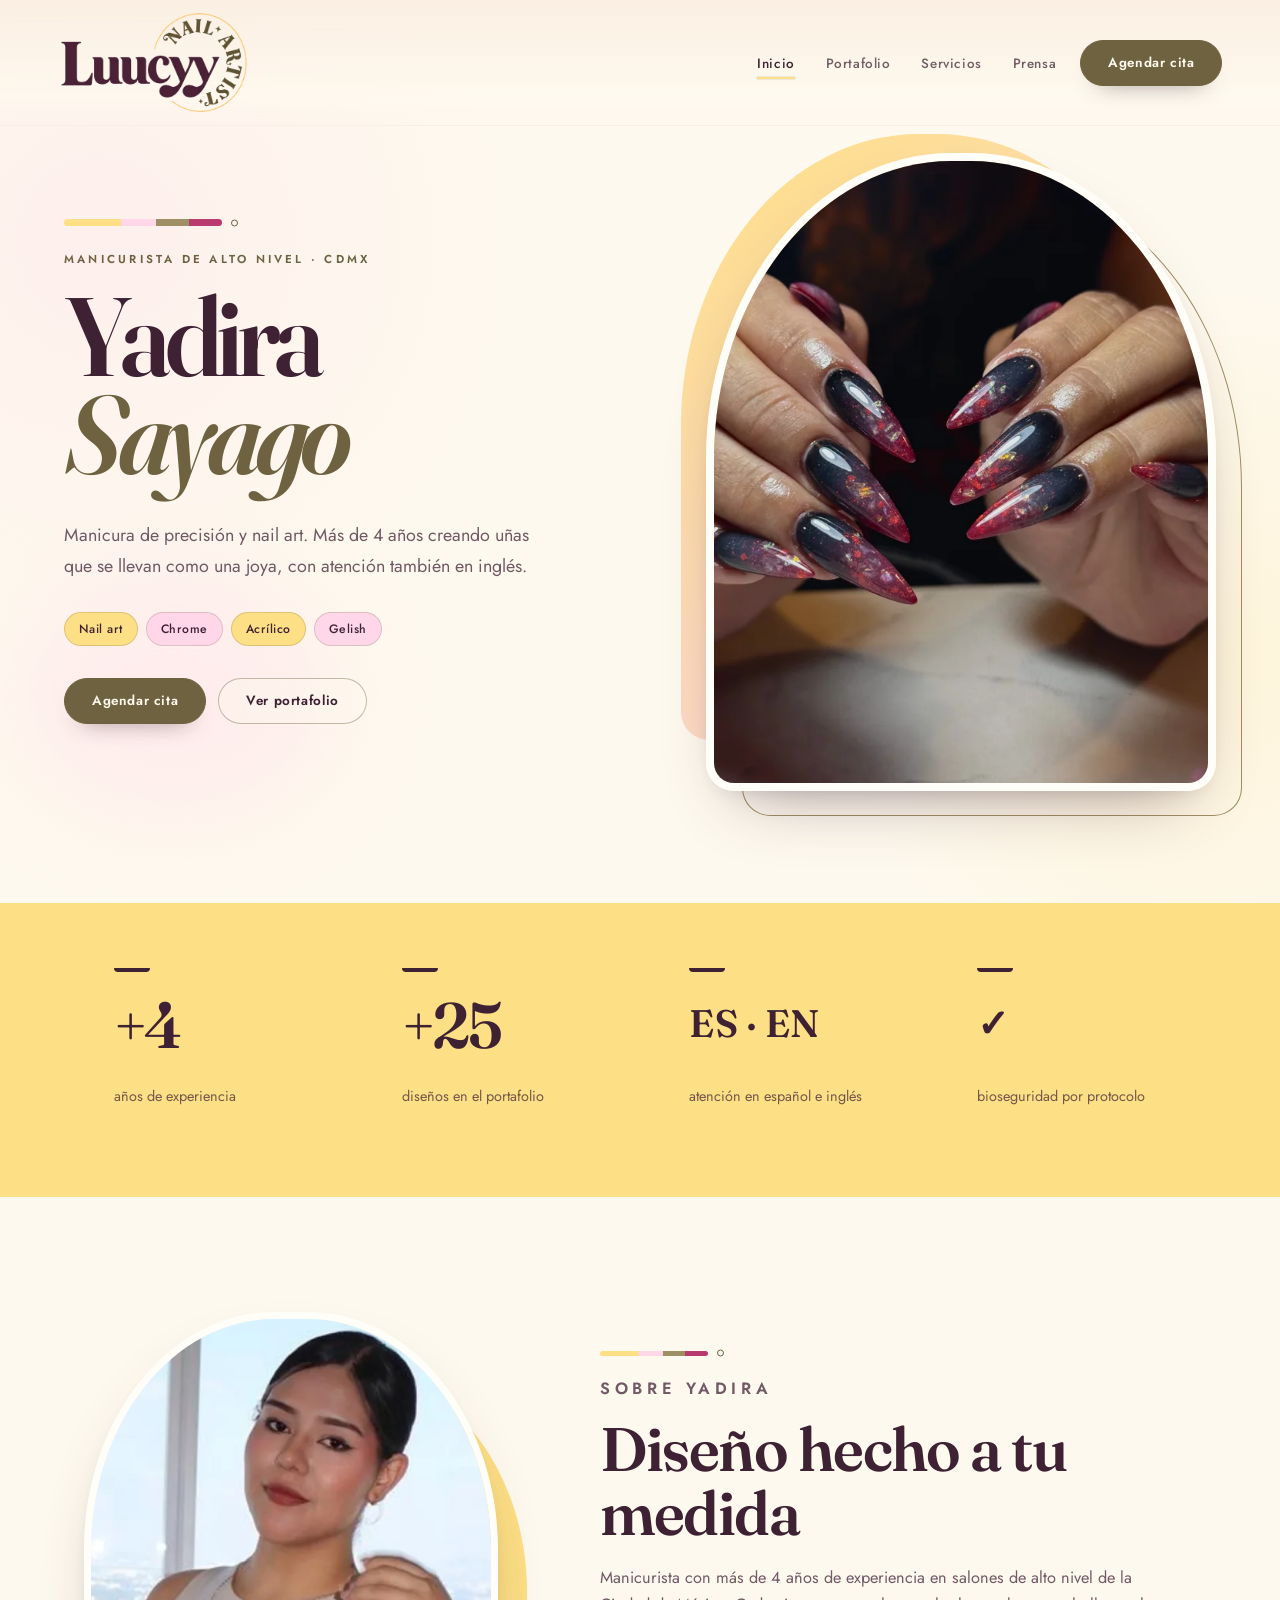
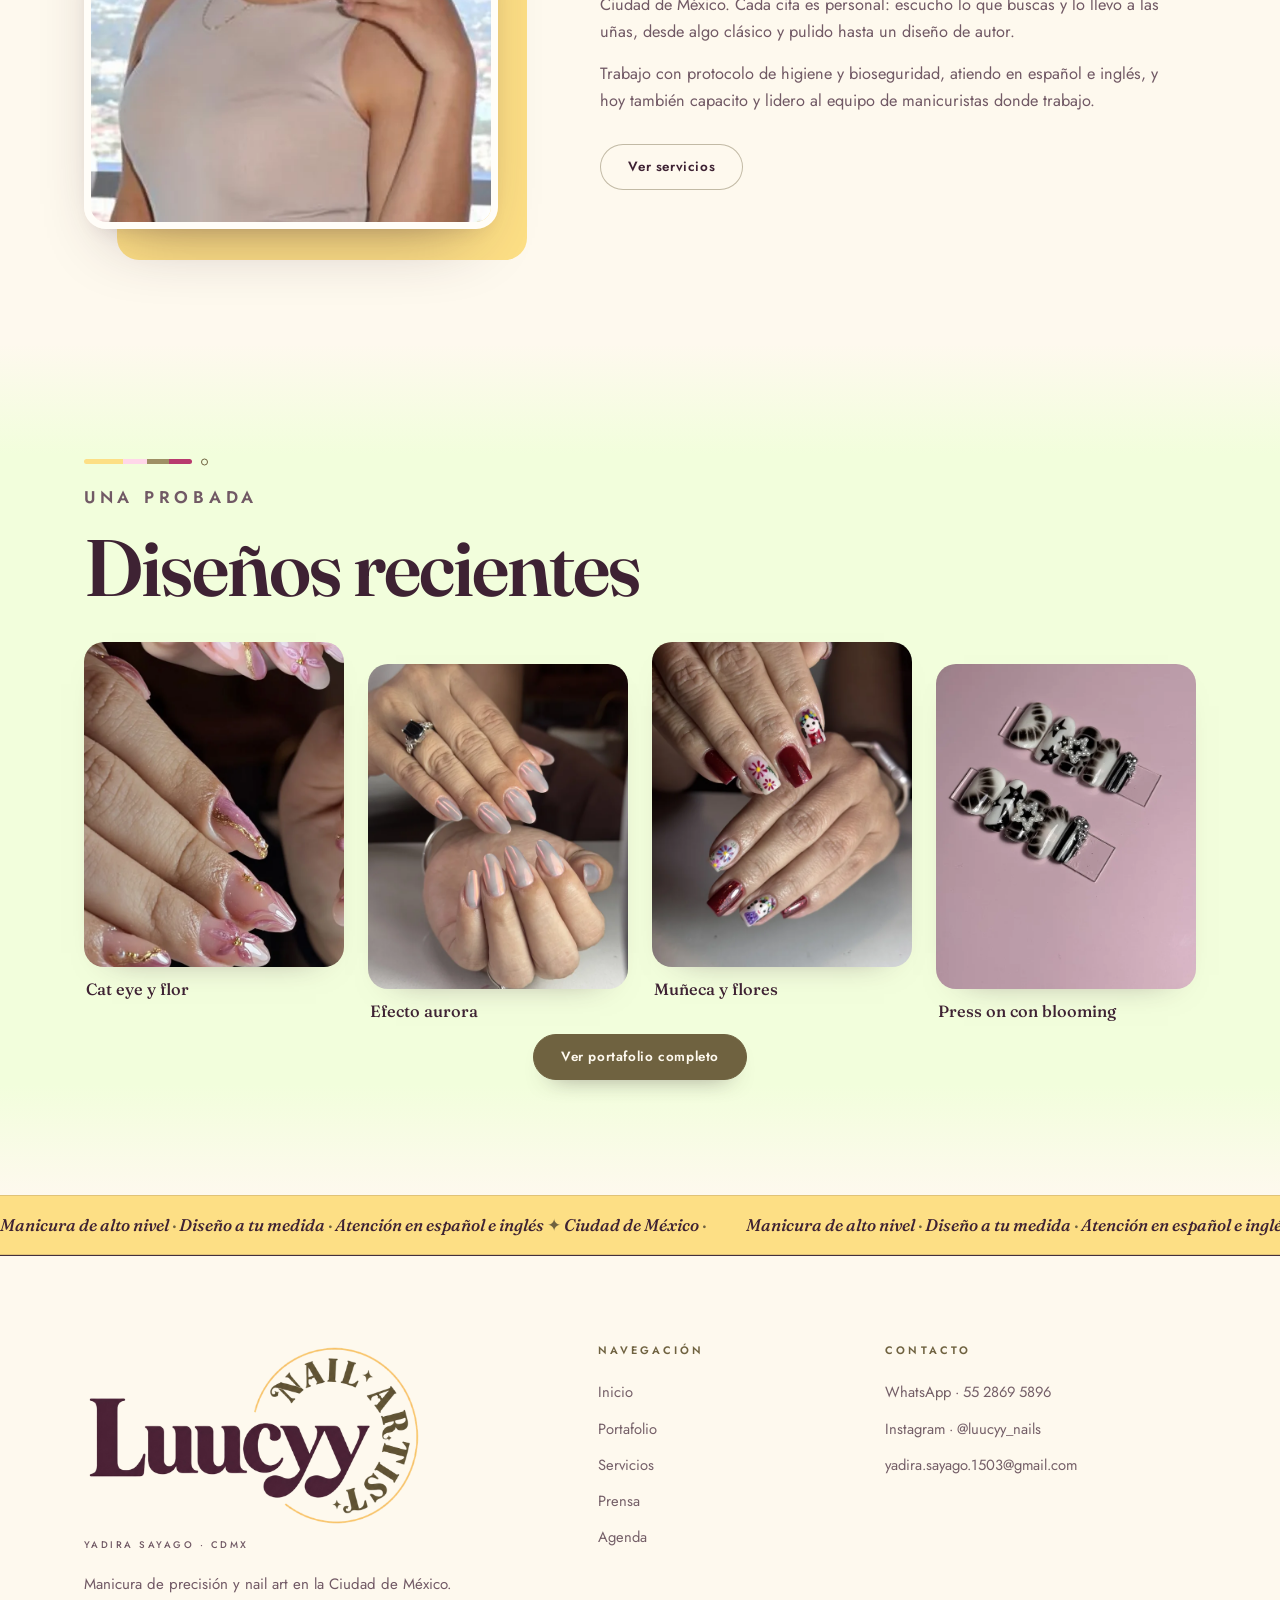
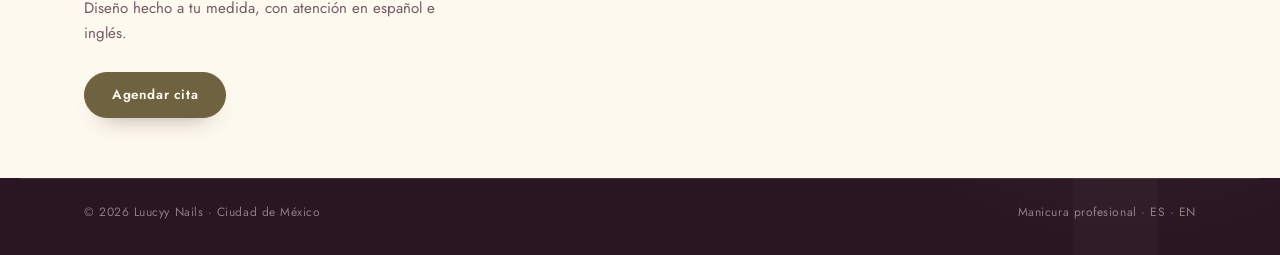
<file: index.html>
<!DOCTYPE html>
<html lang="es-MX">
<head>
<meta charset="UTF-8">
<meta name="viewport" content="width=device-width, initial-scale=1.0, viewport-fit=cover">
<title>Luucyy Nails · Yadira Sayago · Manicurista en CDMX</title>
<meta name="description" content="Yadira Sayago, manicurista de alto nivel en la Ciudad de México. Manicura de precisión, nail art y diseño a tu medida. Agenda en línea.">
<meta name="robots" content="index,follow,max-image-preview:large">
<meta name="theme-color" content="#FEF9EE">
<meta name="color-scheme" content="light">
<link rel="canonical" href="https://angugo06.github.io/LuucyyNailArtist/">
<link rel="icon" href="assets/img/luucyy-logo-wide.webp?v=6" type="image/webp">
<meta property="og:type" content="website">
<meta property="og:locale" content="es_MX">
<meta property="og:site_name" content="Luucyy Nails">
<meta property="og:title" content="Luucyy Nails · Yadira Sayago · Manicurista en CDMX">
<meta property="og:description" content="Manicura de precisión, nail art y diseños a tu medida en la Ciudad de México.">
<meta property="og:url" content="https://angugo06.github.io/LuucyyNailArtist/">
<meta property="og:image" content="https://angugo06.github.io/LuucyyNailArtist/assets/img/hero.jpg">
<meta property="og:image:alt" content="Diseño de uñas creado por Yadira Sayago">
<meta name="twitter:card" content="summary_large_image">
<meta name="twitter:title" content="Luucyy Nails · Yadira Sayago">
<meta name="twitter:description" content="Manicura de precisión y nail art en CDMX.">
<link rel="preconnect" href="https://fonts.googleapis.com">
<link rel="preconnect" href="https://fonts.gstatic.com" crossorigin>
<link href="https://fonts.googleapis.com/css2?family=Fraunces:ital,opsz,wght@0,9..144,400;0,9..144,500;0,9..144,600;0,9..144,700;1,9..144,400;1,9..144,500;1,9..144,600&family=Jost:wght@300;400;500;600&display=swap" rel="stylesheet">
<link rel="stylesheet" href="assets/styles.css?v=7">
<script type="application/ld+json">
{
  "@context": "https://schema.org",
  "@graph": [
    {
      "@type": "BeautySalon",
      "@id": "https://angugo06.github.io/LuucyyNailArtist/#business",
      "name": "Luucyy Nails",
      "alternateName": "Luucyy Nail Artist",
      "description": "Manicura de precisión, nail art y diseños personalizados en la Ciudad de México.",
      "url": "https://angugo06.github.io/LuucyyNailArtist/",
      "logo": "https://angugo06.github.io/LuucyyNailArtist/assets/img/luucyy-logo-wide.webp",
      "image": "https://angugo06.github.io/LuucyyNailArtist/assets/img/hero.webp",
      "telephone": "+52 55 2869 5896",
      "email": "yadira.sayago.1503@gmail.com",
      "sameAs": ["https://instagram.com/luucyy_nails"],
      "areaServed": {"@type": "City", "name": "Ciudad de México"},
      "knowsLanguage": ["es-MX", "en"],
      "founder": {"@id": "https://angugo06.github.io/LuucyyNailArtist/#yadira"},
      "hasOfferCatalog": {
        "@type": "OfferCatalog",
        "name": "Servicios de uñas",
        "itemListElement": [
          {"@type": "Offer", "itemOffered": {"@type": "Service", "name": "Manicura de precisión"}},
          {"@type": "Offer", "itemOffered": {"@type": "Service", "name": "Nail art a mano alzada"}},
          {"@type": "Offer", "itemOffered": {"@type": "Service", "name": "Esculturales en acrílico"}},
          {"@type": "Offer", "itemOffered": {"@type": "Service", "name": "Gelish y gel semipermanente"}},
          {"@type": "Offer", "itemOffered": {"@type": "Service", "name": "Chrome y efectos"}},
          {"@type": "Offer", "itemOffered": {"@type": "Service", "name": "Encapsulado y pedrería"}}
        ]
      }
    },
    {
      "@type": "Person",
      "@id": "https://angugo06.github.io/LuucyyNailArtist/#yadira",
      "name": "Yadira Sayago",
      "jobTitle": "Manicurista y nail artist",
      "knowsLanguage": ["es-MX", "en"],
      "sameAs": ["https://instagram.com/luucyy_nails"],
      "worksFor": {"@id": "https://angugo06.github.io/LuucyyNailArtist/#business"}
    },
    {
      "@type": "WebSite",
      "@id": "https://angugo06.github.io/LuucyyNailArtist/#website",
      "url": "https://angugo06.github.io/LuucyyNailArtist/",
      "name": "Luucyy Nails",
      "inLanguage": "es-MX",
      "publisher": {"@id": "https://angugo06.github.io/LuucyyNailArtist/#business"}
    }
  ]
}
</script>
</head>
<body class="home">
<a class="skip-link" href="#main-content">Saltar al contenido principal</a>
<header class="nav" id="nav">
  <a class="brand brand-logo" href="index.html" aria-label="Luucyy Nail Artist · Inicio">
    <span class="brand-crop"><img src="assets/img/luucyy-logo-wide.webp?v=6" alt="" width="1000" height="549" decoding="async"></span>
    <small>Yadira Sayago · CDMX</small>
  </a>
  <nav aria-label="Navegación principal">
    <ul class="links" id="links">
      <li><a href="index.html" aria-current="page">Inicio</a></li>
      <li><a href="portafolio.html">Portafolio</a></li>
      <li><a href="servicios.html">Servicios</a></li>
      <li><a href="prensa.html">Prensa</a></li>
      <li class="nav-cta-mobile"><a class="btn btn-primary" href="agenda.html"><span>Agendar cita</span></a></li>
    </ul>
  </nav>
  <a class="btn btn-primary nav-cta" href="agenda.html"><span>Agendar cita</span></a>
  <button class="burger" id="burger" type="button" aria-label="Abrir menú" aria-expanded="false" aria-controls="links"><span></span><span></span><span></span></button>
</header>
<main id="main-content" tabindex="-1">
  <section class="hero" aria-label="Presentación">
    <div class="hero-copy">
      <div class="rule reveal" aria-hidden="true"></div>
      <p class="eyebrow reveal">Manicurista de alto nivel · CDMX</p>
      <h1 class="reveal">Yadira <span class="name-accent">Sayago</span></h1>
      <p class="lead reveal">Manicura de precisión y nail art. Más de 4 años creando uñas que se llevan como una joya, con atención también en inglés.</p>
      <p class="hero-tags reveal">
        <span class="tag y">Nail art</span><span class="tag">Chrome</span><span class="tag y">Acrílico</span><span class="tag">Gelish</span>
      </p>
      <p class="hero-cta reveal">
        <a class="btn btn-primary" href="agenda.html"><span>Agendar cita</span></a>
        <a class="btn btn-ghost" href="portafolio.html">Ver portafolio</a>
      </p>
    </div>
    <figure class="hero-visual reveal">
      <img src="assets/img/hero.webp" srcset="assets/img/hero-640.webp 640w, assets/img/hero.webp 1600w" sizes="(max-width:900px) 86vw, 40vw" alt="Diseño de uñas destacado de Yadira Sayago" width="1600" height="2133" fetchpriority="high" decoding="async">
    </figure>
  </section>

  <div class="band band--jasmine">
    <div class="stats-wrap">
      <dl class="stats" aria-label="Datos rápidos">
        <div class="stat reveal"><dt data-count="4" data-prefix="+">+4</dt><dd>años de experiencia</dd></div>
        <div class="stat reveal"><dt data-count="25" data-prefix="+">+25</dt><dd>diseños en el portafolio</dd></div>
        <div class="stat txt reveal"><dt>ES · EN</dt><dd>atención en español e inglés</dd></div>
        <div class="stat txt reveal"><dt>✓</dt><dd>bioseguridad por protocolo</dd></div>
      </dl>
    </div>
  </div>

  <section class="section about" aria-labelledby="about-h">
    <figure class="about-photo reveal">
      <img src="assets/img/yadira-retrato.webp" srcset="assets/img/yadira-retrato-640.webp 640w, assets/img/yadira-retrato.webp 1200w" sizes="(max-width:900px) 82vw, 34vw" alt="Retrato de Yadira Sayago" width="1200" height="1200" loading="lazy" decoding="async">
    </figure>
    <div class="about-copy reveal">
      <div class="rule sm" aria-hidden="true"></div>
      <p class="eyebrow">Sobre Yadira</p>
      <h2 id="about-h">Diseño hecho a tu medida</h2>
      <p>Manicurista con más de 4 años de experiencia en salones de alto nivel de la Ciudad de México. Cada cita es personal: escucho lo que buscas y lo llevo a las uñas, desde algo clásico y pulido hasta un diseño de autor.</p>
      <p>Trabajo con protocolo de higiene y bioseguridad, atiendo en español e inglés, y hoy también capacito y lidero al equipo de manicuristas donde trabajo.</p>
      <a class="btn btn-ghost" href="servicios.html">Ver servicios</a>
    </div>
  </section>

  <div class="band band--mint">
  <section class="section teaser" aria-labelledby="teaser-h">
    <header class="head-block reveal" style="margin-bottom:32px">
      <div class="rule sm" aria-hidden="true"></div>
      <p class="eyebrow">Una probada</p>
      <h2 id="teaser-h">Diseños recientes</h2>
    </header>
    <ul class="grid teaser-grid">
      <li class="cell" data-cat="chrome" data-label="Chrome y efectos">
        <figure class="tile"><img src="assets/img/chrome-y-efectos/cat-eye-y-flor.webp" srcset="assets/img/chrome-y-efectos/cat-eye-y-flor-640.webp 640w, assets/img/chrome-y-efectos/cat-eye-y-flor.webp 1224w" sizes="(max-width:560px) calc(50vw - 26px), (max-width:900px) calc(50vw - 32px), 280px" alt="Diseño de uñas: Cat eye y flor" loading="lazy" decoding="async" width="1224" height="2008"><figcaption>Cat eye y flor</figcaption></figure>
      </li>
      <li class="cell" data-cat="chrome" data-label="Chrome y efectos">
        <figure class="tile"><img src="assets/img/chrome-y-efectos/efecto-aurora.webp" srcset="assets/img/chrome-y-efectos/efecto-aurora-640.webp 640w, assets/img/chrome-y-efectos/efecto-aurora.webp 1600w" sizes="(max-width:560px) calc(50vw - 26px), (max-width:900px) calc(50vw - 32px), 280px" alt="Diseño de uñas: Efecto aurora" loading="lazy" decoding="async" width="1600" height="2133"><figcaption>Efecto aurora</figcaption></figure>
      </li>
      <li class="cell" data-cat="nailart" data-label="Nail Art">
        <figure class="tile"><img src="assets/img/nail-art/muneca-y-flores.webp" srcset="assets/img/nail-art/muneca-y-flores-640.webp 640w, assets/img/nail-art/muneca-y-flores.webp 1600w" sizes="(max-width:560px) calc(50vw - 26px), (max-width:900px) calc(50vw - 32px), 280px" alt="Diseño de uñas: Muñeca y flores" loading="lazy" decoding="async" width="1600" height="2133"><figcaption>Muñeca y flores</figcaption></figure>
      </li>
      <li class="cell" data-cat="nailart" data-label="Nail Art">
        <figure class="tile"><img src="assets/img/nail-art/press-on-con-blooming.webp" srcset="assets/img/nail-art/press-on-con-blooming-640.webp 640w, assets/img/nail-art/press-on-con-blooming.webp 1600w" sizes="(max-width:560px) calc(50vw - 26px), (max-width:900px) calc(50vw - 32px), 280px" alt="Diseño de uñas: Press on con blooming" loading="lazy" decoding="async" width="1600" height="2222"><figcaption>Press on con blooming</figcaption></figure>
      </li>
    </ul>
    <p class="center reveal" style="margin-top:34px"><a class="btn btn-primary" href="portafolio.html"><span>Ver portafolio completo</span></a></p>
  </section>
  </div>
</main>
<div class="marquee" aria-hidden="true"><div class="marquee-track">
  <span>Manicura de alto nivel <span class="dot">·</span> Diseño a tu medida <span class="dot">·</span> Atención en español e inglés <span class="dot">✦</span> Ciudad de México <span class="dot">·</span> </span>
  <span>Manicura de alto nivel <span class="dot">·</span> Diseño a tu medida <span class="dot">·</span> Atención en español e inglés <span class="dot">✦</span> Ciudad de México <span class="dot">·</span> </span>
  <span>Manicura de alto nivel <span class="dot">·</span> Diseño a tu medida <span class="dot">·</span> Atención en español e inglés <span class="dot">✦</span> Ciudad de México <span class="dot">·</span> </span>
  <span>Manicura de alto nivel <span class="dot">·</span> Diseño a tu medida <span class="dot">·</span> Atención en español e inglés <span class="dot">✦</span> Ciudad de México <span class="dot">·</span> </span>
</div></div>
<footer class="foot">
  <div class="foot-top">
    <div class="foot-col">
      <a class="brand brand-logo brand-logo--footer" href="index.html" aria-label="Luucyy Nail Artist · Inicio">
        <span class="brand-crop"><img src="assets/img/luucyy-logo-wide.webp?v=6" alt="" width="1000" height="549" loading="lazy" decoding="async"></span>
        <small>Yadira Sayago · CDMX</small>
      </a>
      <p class="foot-pitch">Manicura de precisión y nail art en la Ciudad de México. Diseño hecho a tu medida, con atención en español e inglés.</p>
      <a class="btn btn-primary" href="agenda.html"><span>Agendar cita</span></a>
    </div>
    <nav class="foot-col" aria-label="Pie de página">
      <p class="foot-h">Navegación</p>
      <ul>
        <li><a href="index.html">Inicio</a></li>
        <li><a href="portafolio.html">Portafolio</a></li>
        <li><a href="servicios.html">Servicios</a></li>
        <li><a href="prensa.html">Prensa</a></li>
        <li><a href="agenda.html">Agenda</a></li>
      </ul>
    </nav>
    <div class="foot-col">
      <p class="foot-h">Contacto</p>
      <ul>
        <li><a href="https://wa.me/525528695896" target="_blank" rel="noopener">WhatsApp · 55 2869 5896</a></li>
        <li><a href="https://instagram.com/luucyy_nails" target="_blank" rel="noopener">Instagram · @luucyy_nails</a></li>
        <li><a href="mailto:yadira.sayago.1503@gmail.com">yadira.sayago.1503@gmail.com</a></li>
      </ul>
    </div>
  </div>
  <div class="foot-bottom">
    <p class="fine">© 2026 Luucyy Nails · Ciudad de México</p>
    <p class="fine">Manicura profesional · ES · EN</p>
  </div>
</footer>
<div class="dock" id="dock">
  <a class="btn fab-wa" href="https://wa.me/525528695896" target="_blank" rel="noopener"><span>WhatsApp</span></a>
  <a class="btn btn-primary" href="agenda.html"><span>Agendar</span></a>
</div>
<dialog class="lb" id="lb" aria-labelledby="lb-title" aria-describedby="lb-description">
  <figure>
    <button class="lb-close" type="button" aria-label="Cerrar imagen ampliada">✕</button>
    <img alt="" decoding="async">
    <figcaption class="info">
      <span class="eyebrow">Categoría</span>
      <h2 id="lb-title" data-lightbox-title>Nombre</h2>
      <p id="lb-description">Foto del portafolio de Yadira Sayago.</p>
    </figcaption>
  </figure>
</dialog>
<script src="assets/app.js?v=7"></script>
</body>
</html>
</file>
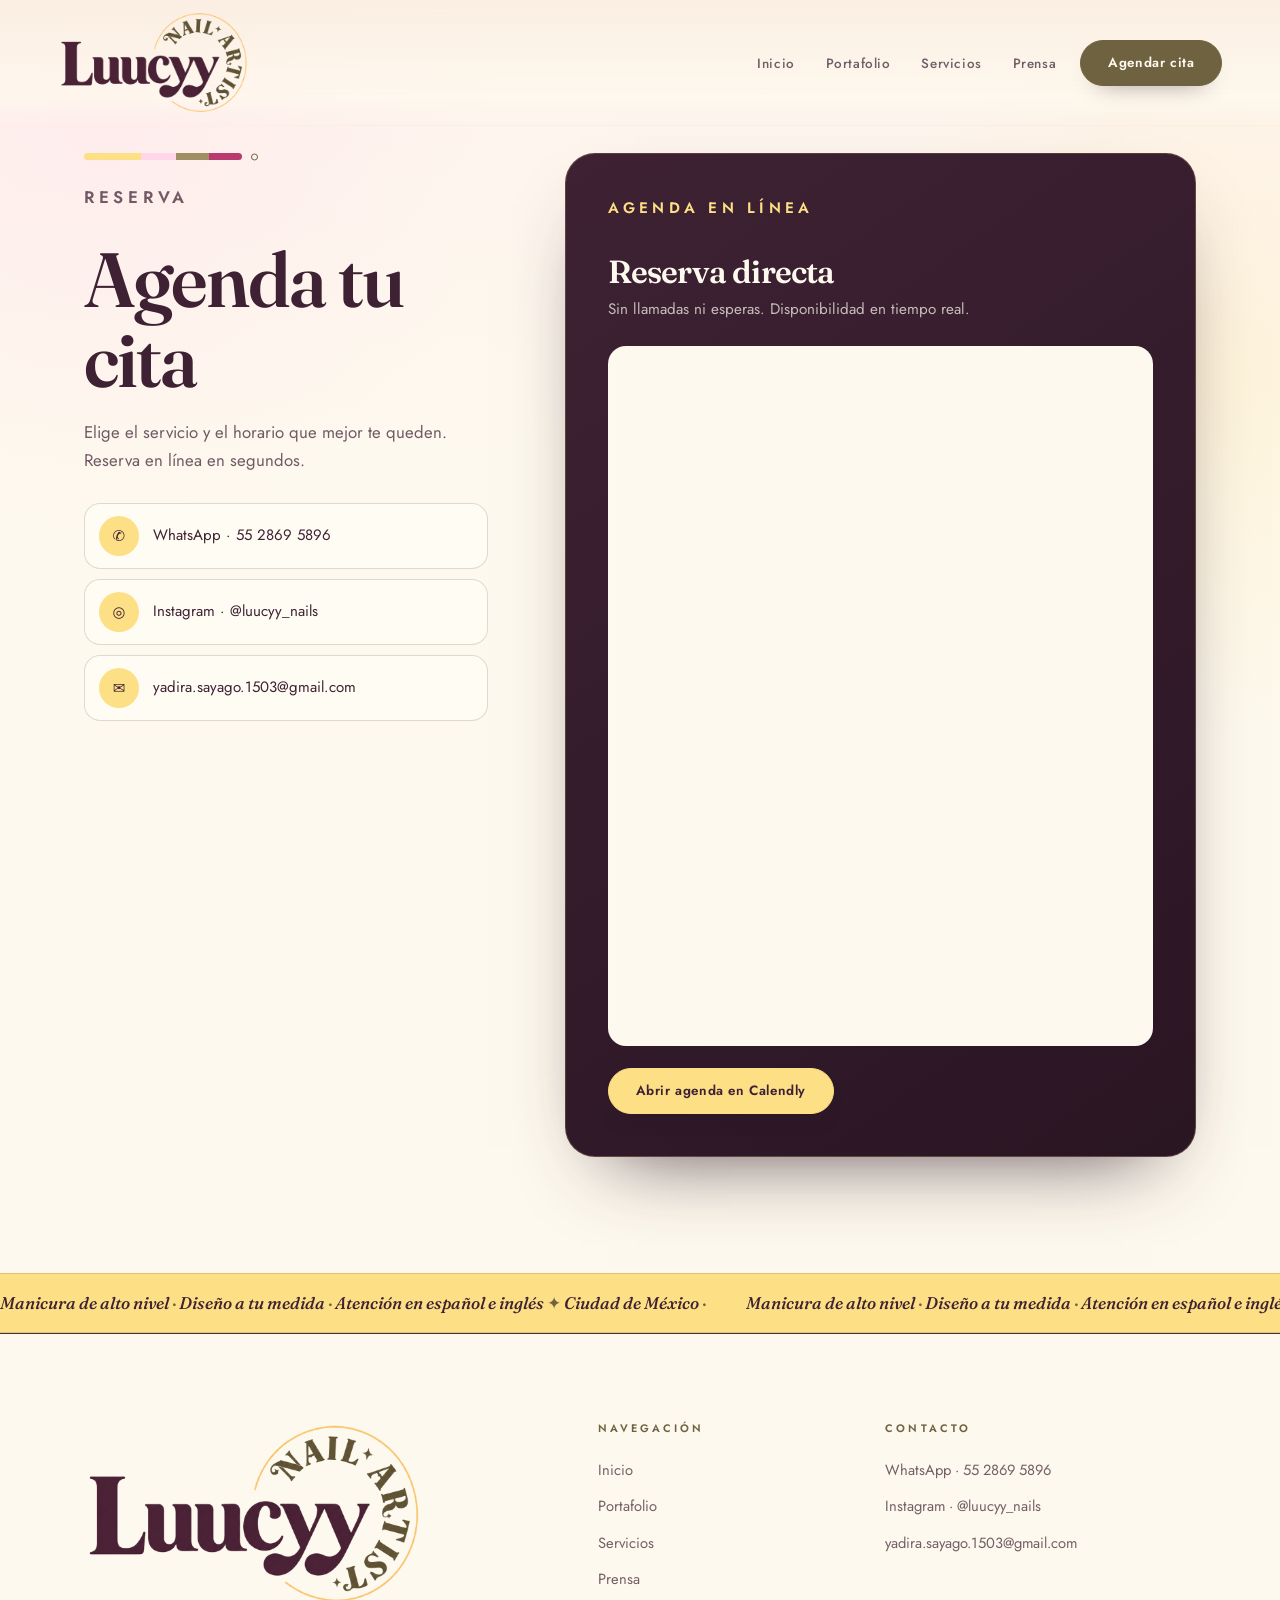
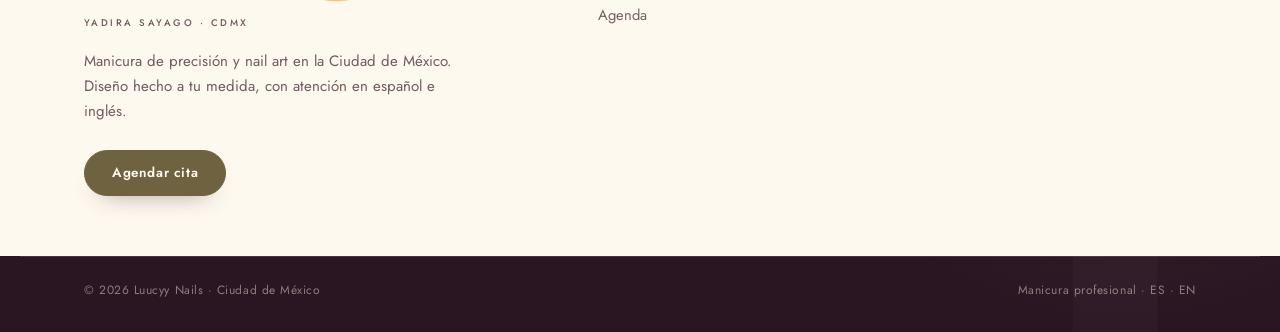
<file: agenda.html>
<!DOCTYPE html>
<html lang="es-MX">
<head>
<meta charset="UTF-8">
<meta name="viewport" content="width=device-width, initial-scale=1.0, viewport-fit=cover">
<title>Agenda manicura en CDMX · Luucyy Nails</title>
<meta name="description" content="Agenda tu cita de manicura y nail art con Yadira Sayago en CDMX. Reserva en línea por Calendly o contacta por WhatsApp.">
<meta name="robots" content="index,follow,max-image-preview:large">
<meta name="theme-color" content="#FEF9EE">
<meta name="color-scheme" content="light">
<link rel="canonical" href="https://angugo06.github.io/LuucyyNailArtist/agenda.html">
<link rel="icon" href="assets/img/luucyy-logo-wide.webp?v=6" type="image/webp">
<meta property="og:type" content="website">
<meta property="og:locale" content="es_MX">
<meta property="og:site_name" content="Luucyy Nails">
<meta property="og:title" content="Agenda tu cita · Luucyy Nails">
<meta property="og:description" content="Reserva en línea tu cita de manicura y nail art con Yadira Sayago en CDMX.">
<meta property="og:url" content="https://angugo06.github.io/LuucyyNailArtist/agenda.html">
<meta property="og:image" content="https://angugo06.github.io/LuucyyNailArtist/assets/img/hero.jpg">
<meta property="og:image:alt" content="Diseño de uñas creado por Yadira Sayago">
<meta name="twitter:card" content="summary_large_image">
<meta name="twitter:title" content="Agenda tu cita · Luucyy Nails">
<meta name="twitter:description" content="Reserva tu cita de manicura y nail art en CDMX.">
<link rel="preconnect" href="https://fonts.googleapis.com">
<link rel="preconnect" href="https://fonts.gstatic.com" crossorigin>
<link href="https://fonts.googleapis.com/css2?family=Fraunces:ital,opsz,wght@0,9..144,400;0,9..144,500;0,9..144,600;0,9..144,700;1,9..144,400;1,9..144,500;1,9..144,600&family=Jost:wght@300;400;500;600&display=swap" rel="stylesheet">
<link rel="stylesheet" href="assets/styles.css?v=7">
</head>
<body class="booking-page">
<a class="skip-link" href="#main-content">Saltar al contenido principal</a>
<header class="nav" id="nav">
  <a class="brand brand-logo" href="index.html" aria-label="Luucyy Nail Artist · Inicio">
    <span class="brand-crop"><img src="assets/img/luucyy-logo-wide.webp?v=6" alt="" width="1000" height="549" decoding="async"></span>
    <small>Yadira Sayago · CDMX</small>
  </a>
  <nav aria-label="Navegación principal">
    <ul class="links" id="links">
      <li><a href="index.html">Inicio</a></li>
      <li><a href="portafolio.html">Portafolio</a></li>
      <li><a href="servicios.html">Servicios</a></li>
      <li><a href="prensa.html">Prensa</a></li>
      <li class="nav-cta-mobile"><a class="btn btn-primary" href="agenda.html"><span>Agendar cita</span></a></li>
    </ul>
  </nav>
  <a class="btn btn-primary nav-cta" href="agenda.html" aria-current="page"><span>Agendar cita</span></a>
  <button class="burger" id="burger" type="button" aria-label="Abrir menú" aria-expanded="false" aria-controls="links"><span></span><span></span><span></span></button>
</header>
<main id="main-content" tabindex="-1">
  <section class="section first" aria-labelledby="ag-h">
    <div class="book">
      <div class="intro">
        <div class="rule reveal" aria-hidden="true"></div>
        <p class="eyebrow reveal">Reserva</p>
        <h1 id="ag-h" class="reveal">Agenda tu cita</h1>
        <p class="reveal">Elige el servicio y el horario que mejor te queden. Reserva en línea en segundos.</p>
        <address class="contact-row reveal">
          <a href="https://wa.me/525528695896" target="_blank" rel="noopener"><span class="k" aria-hidden="true">✆</span>WhatsApp · 55 2869 5896</a>
          <a href="https://instagram.com/luucyy_nails" target="_blank" rel="noopener"><span class="k" aria-hidden="true">◎</span>Instagram · @luucyy_nails</a>
          <a href="mailto:yadira.sayago.1503@gmail.com"><span class="k" aria-hidden="true">✉</span>yadira.sayago.1503@gmail.com</a>
        </address>
      </div>
      <div class="cal reveal">
        <p class="eyebrow">Agenda en línea</p>
        <h2>Reserva directa</h2>
        <p>Sin llamadas ni esperas. Disponibilidad en tiempo real.</p>
        <div class="calendly-inline-widget" data-url="https://calendly.com/yadira-sayago-1503/manicura?hide_event_type_details=1" role="region" aria-label="Calendario para reservar una cita" style="min-width:320px;height:700px;"></div>
        <script src="https://assets.calendly.com/assets/external/widget.js" async></script>
        <a class="btn btn-primary" href="https://calendly.com/yadira-sayago-1503/manicura" target="_blank" rel="noopener"><span>Abrir agenda en Calendly</span></a>
      </div>
    </div>
  </section>
</main>
<div class="marquee" aria-hidden="true"><div class="marquee-track">
  <span>Manicura de alto nivel <span class="dot">·</span> Diseño a tu medida <span class="dot">·</span> Atención en español e inglés <span class="dot">✦</span> Ciudad de México <span class="dot">·</span> </span>
  <span>Manicura de alto nivel <span class="dot">·</span> Diseño a tu medida <span class="dot">·</span> Atención en español e inglés <span class="dot">✦</span> Ciudad de México <span class="dot">·</span> </span>
  <span>Manicura de alto nivel <span class="dot">·</span> Diseño a tu medida <span class="dot">·</span> Atención en español e inglés <span class="dot">✦</span> Ciudad de México <span class="dot">·</span> </span>
  <span>Manicura de alto nivel <span class="dot">·</span> Diseño a tu medida <span class="dot">·</span> Atención en español e inglés <span class="dot">✦</span> Ciudad de México <span class="dot">·</span> </span>
</div></div>
<footer class="foot">
  <div class="foot-top">
    <div class="foot-col">
      <a class="brand brand-logo brand-logo--footer" href="index.html" aria-label="Luucyy Nail Artist · Inicio">
        <span class="brand-crop"><img src="assets/img/luucyy-logo-wide.webp?v=6" alt="" width="1000" height="549" loading="lazy" decoding="async"></span>
        <small>Yadira Sayago · CDMX</small>
      </a>
      <p class="foot-pitch">Manicura de precisión y nail art en la Ciudad de México. Diseño hecho a tu medida, con atención en español e inglés.</p>
      <a class="btn btn-primary" href="agenda.html"><span>Agendar cita</span></a>
    </div>
    <nav class="foot-col" aria-label="Pie de página">
      <p class="foot-h">Navegación</p>
      <ul>
        <li><a href="index.html">Inicio</a></li>
        <li><a href="portafolio.html">Portafolio</a></li>
        <li><a href="servicios.html">Servicios</a></li>
        <li><a href="prensa.html">Prensa</a></li>
        <li><a href="agenda.html">Agenda</a></li>
      </ul>
    </nav>
    <div class="foot-col">
      <p class="foot-h">Contacto</p>
      <ul>
        <li><a href="https://wa.me/525528695896" target="_blank" rel="noopener">WhatsApp · 55 2869 5896</a></li>
        <li><a href="https://instagram.com/luucyy_nails" target="_blank" rel="noopener">Instagram · @luucyy_nails</a></li>
        <li><a href="mailto:yadira.sayago.1503@gmail.com">yadira.sayago.1503@gmail.com</a></li>
      </ul>
    </div>
  </div>
  <div class="foot-bottom">
    <p class="fine">© 2026 Luucyy Nails · Ciudad de México</p>
    <p class="fine">Manicura profesional · ES · EN</p>
  </div>
</footer>
<div class="dock" id="dock">
  <a class="btn fab-wa" href="https://wa.me/525528695896" target="_blank" rel="noopener"><span>WhatsApp</span></a>
</div>
<script src="assets/app.js?v=7"></script>
</body>
</html>
</file>
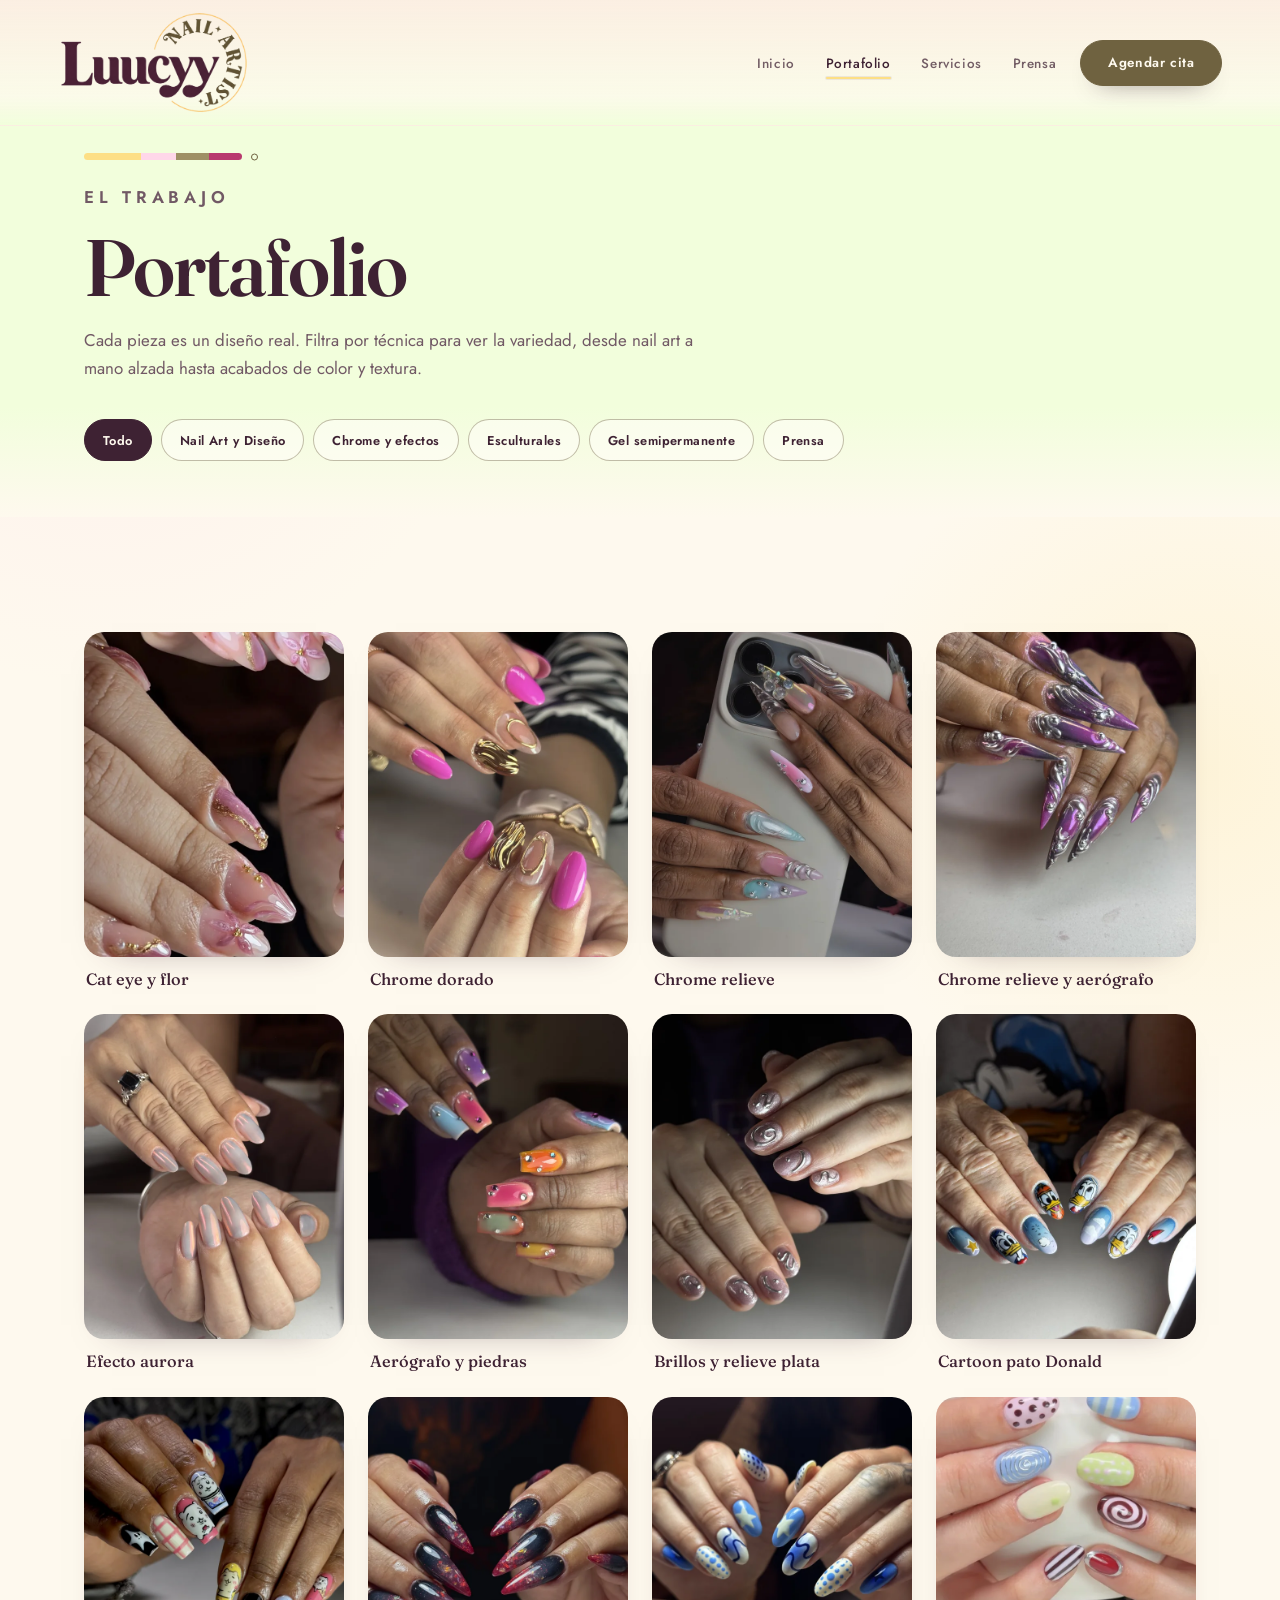
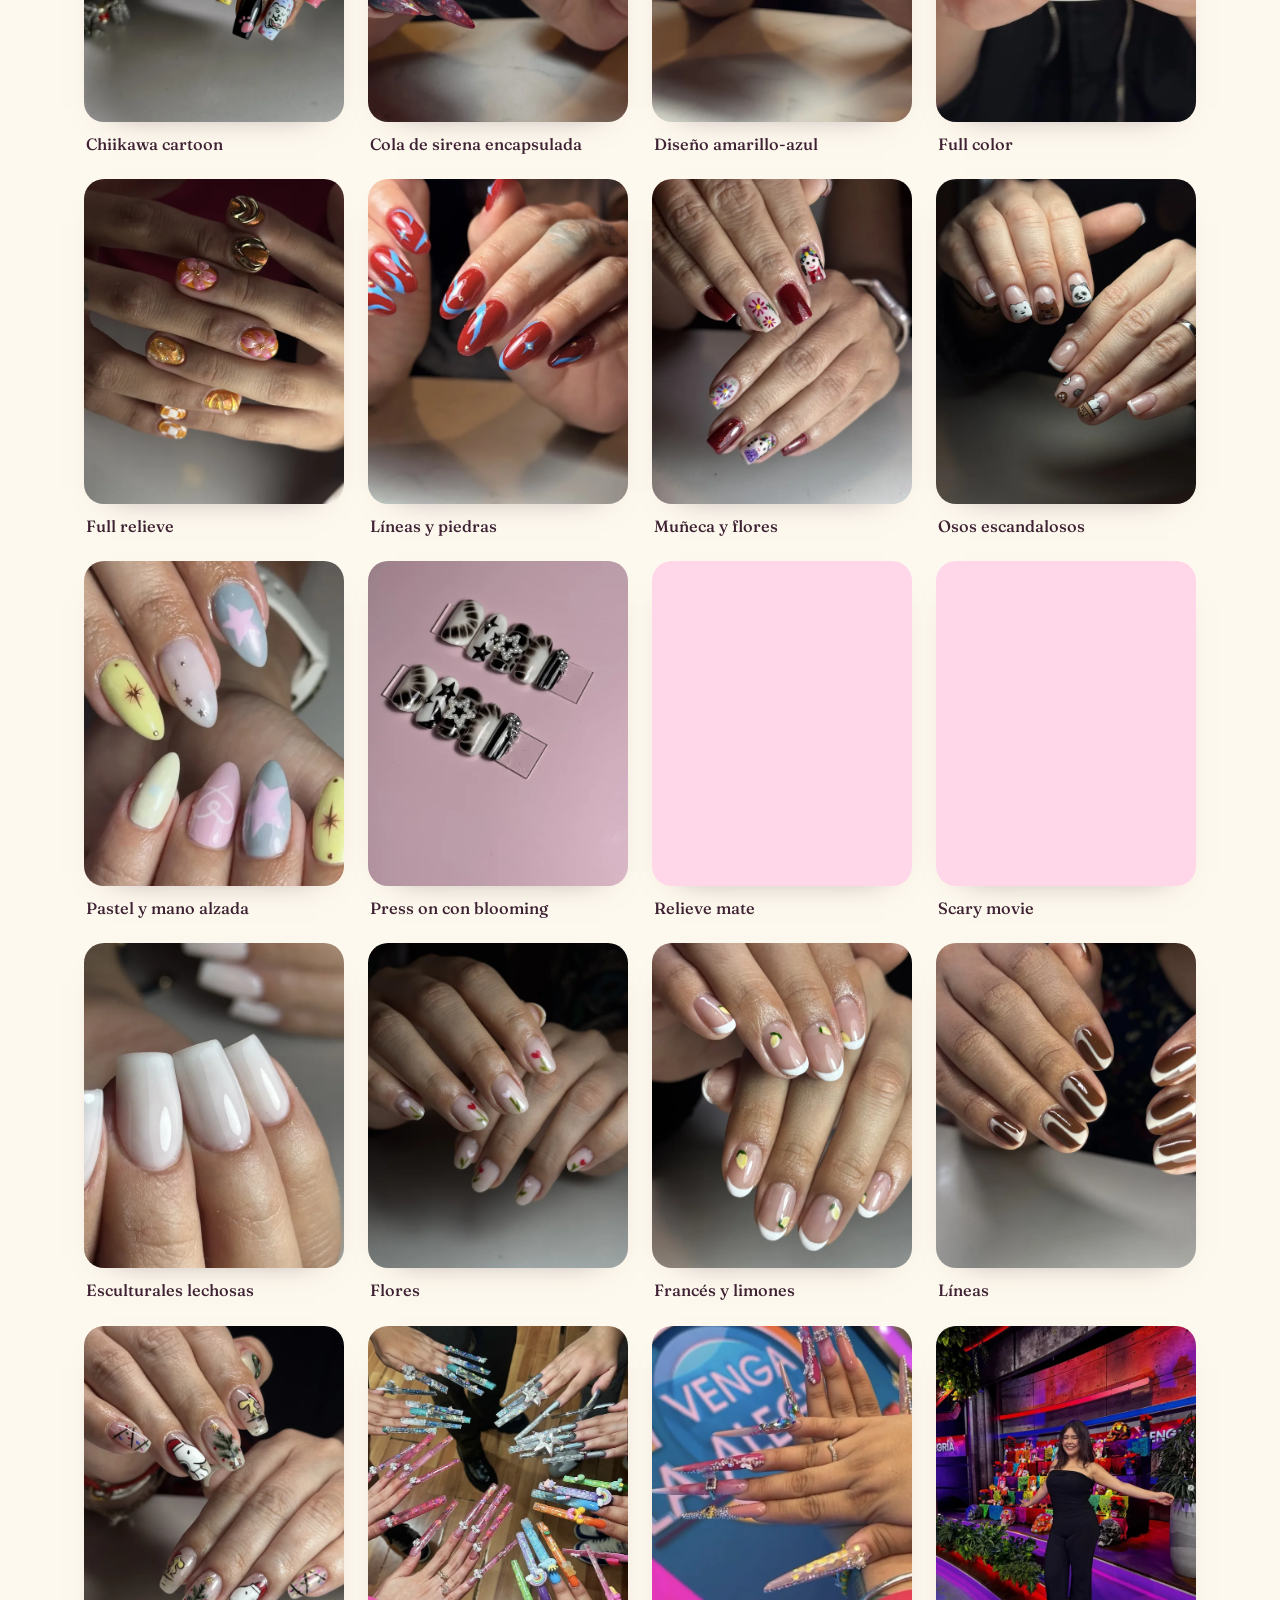
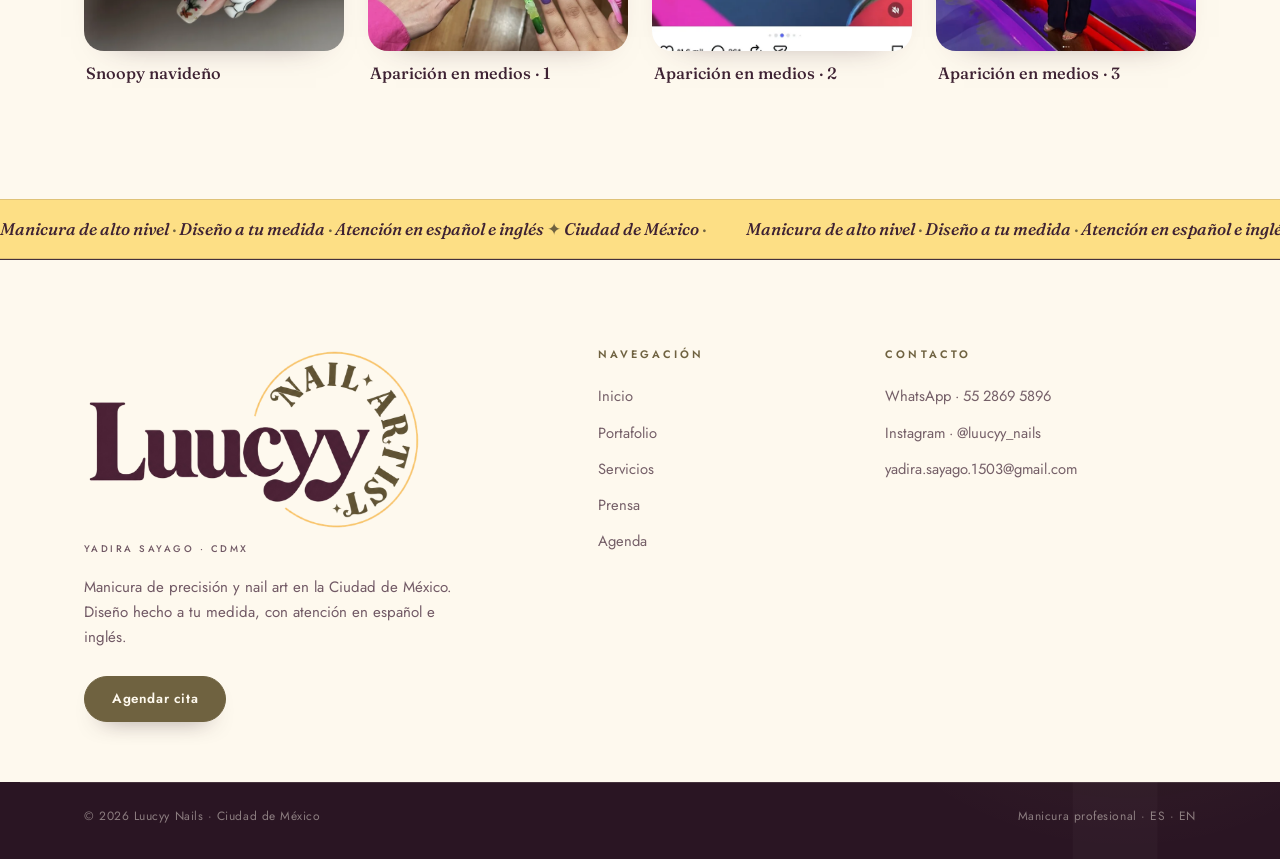
<file: portafolio.html>
<!DOCTYPE html>
<html lang="es-MX">
<head>
<meta charset="UTF-8">
<meta name="viewport" content="width=device-width, initial-scale=1.0, viewport-fit=cover">
<title>Portafolio de uñas en CDMX · Luucyy Nails</title>
<meta name="description" content="Portafolio de diseños de uñas de Yadira Sayago: nail art, acrílico, gelish, chrome y efectos.">
<meta name="robots" content="index,follow,max-image-preview:large">
<meta name="theme-color" content="#FEF9EE">
<meta name="color-scheme" content="light">
<link rel="canonical" href="https://angugo06.github.io/LuucyyNailArtist/portafolio.html">
<link rel="icon" href="assets/img/luucyy-logo-wide.webp?v=6" type="image/webp">
<meta property="og:type" content="website">
<meta property="og:locale" content="es_MX">
<meta property="og:site_name" content="Luucyy Nails">
<meta property="og:title" content="Portafolio de uñas · Luucyy Nails">
<meta property="og:description" content="Diseños reales de nail art, acrílico, gelish, chrome y efectos creados por Yadira Sayago.">
<meta property="og:url" content="https://angugo06.github.io/LuucyyNailArtist/portafolio.html">
<meta property="og:image" content="https://angugo06.github.io/LuucyyNailArtist/assets/img/hero.jpg">
<meta property="og:image:alt" content="Diseño de uñas creado por Yadira Sayago">
<meta name="twitter:card" content="summary_large_image">
<meta name="twitter:title" content="Portafolio · Luucyy Nails">
<meta name="twitter:description" content="Nail art y diseños de uñas de Yadira Sayago en CDMX.">
<link rel="preconnect" href="https://fonts.googleapis.com">
<link rel="preconnect" href="https://fonts.gstatic.com" crossorigin>
<link href="https://fonts.googleapis.com/css2?family=Fraunces:ital,opsz,wght@0,9..144,400;0,9..144,500;0,9..144,600;0,9..144,700;1,9..144,400;1,9..144,500;1,9..144,600&family=Jost:wght@300;400;500;600&display=swap" rel="stylesheet">
<link rel="stylesheet" href="assets/styles.css?v=7">
</head>
<body class="portfolio-page">
<a class="skip-link" href="#main-content">Saltar al contenido principal</a>
<header class="nav" id="nav">
  <a class="brand brand-logo" href="index.html" aria-label="Luucyy Nail Artist · Inicio">
    <span class="brand-crop"><img src="assets/img/luucyy-logo-wide.webp?v=6" alt="" width="1000" height="549" decoding="async"></span>
    <small>Yadira Sayago · CDMX</small>
  </a>
  <nav aria-label="Navegación principal">
    <ul class="links" id="links">
      <li><a href="index.html">Inicio</a></li>
      <li><a href="portafolio.html" aria-current="page">Portafolio</a></li>
      <li><a href="servicios.html">Servicios</a></li>
      <li><a href="prensa.html">Prensa</a></li>
      <li class="nav-cta-mobile"><a class="btn btn-primary" href="agenda.html"><span>Agendar cita</span></a></li>
    </ul>
  </nav>
  <a class="btn btn-primary nav-cta" href="agenda.html"><span>Agendar cita</span></a>
  <button class="burger" id="burger" type="button" aria-label="Abrir menú" aria-expanded="false" aria-controls="links"><span></span><span></span><span></span></button>
</header>
<main id="main-content" tabindex="-1">
  <div class="band band--mint band--top">
    <section class="section first" aria-labelledby="port-h" style="padding-bottom:clamp(40px,5vw,56px)">
      <header class="head-block" style="margin-bottom:36px">
        <div class="rule reveal" aria-hidden="true"></div>
        <p class="eyebrow reveal">El trabajo</p>
        <h1 id="port-h" class="reveal">Portafolio</h1>
        <p class="reveal">Cada pieza es un diseño real. Filtra por técnica para ver la variedad, desde nail art a mano alzada hasta acabados de color y textura.</p>
      </header>
      <div class="filters reveal" id="filters" role="group" aria-label="Filtrar por técnica" style="margin-bottom:0">
      <button class="chip" type="button" data-f="all" aria-pressed="true">Todo</button>
      <button class="chip" type="button" data-f="nailart" aria-pressed="false">Nail Art y Diseño</button>
      <button class="chip" type="button" data-f="chrome" aria-pressed="false">Chrome y efectos</button>
      <button class="chip" type="button" data-f="esculturales" aria-pressed="false">Esculturales</button>
      <button class="chip" type="button" data-f="gel" aria-pressed="false">Gel semipermanente</button>
      <button class="chip" type="button" data-f="prensa" aria-pressed="false">Prensa</button>
      </div>
      <p class="sr-only" id="filter-status" aria-live="polite" aria-atomic="true">Mostrando 28 diseños.</p>
    </section>
  </div>

  <section class="section" aria-label="Galería de diseños">
    <ul class="grid">
      <li class="cell" data-cat="chrome" data-label="Chrome y efectos">
        <figure class="tile"><img src="assets/img/chrome-y-efectos/cat-eye-y-flor.webp" srcset="assets/img/chrome-y-efectos/cat-eye-y-flor-640.webp 640w, assets/img/chrome-y-efectos/cat-eye-y-flor.webp 1224w" sizes="(max-width:560px) 44vw, (max-width:900px) 42vw, (max-width:1240px) 28vw, 280px" alt="Diseño de uñas: Cat eye y flor" loading="lazy" decoding="async" width="1224" height="2008"><figcaption>Cat eye y flor</figcaption></figure>
      </li>
      <li class="cell" data-cat="chrome" data-label="Chrome y efectos">
        <figure class="tile"><img src="assets/img/chrome-y-efectos/chrome-dorado.webp" srcset="assets/img/chrome-y-efectos/chrome-dorado-640.webp 640w, assets/img/chrome-y-efectos/chrome-dorado.webp 1600w" sizes="(max-width:560px) 44vw, (max-width:900px) 42vw, (max-width:1240px) 28vw, 280px" alt="Diseño de uñas: Chrome dorado" loading="lazy" decoding="async" width="1600" height="2133"><figcaption>Chrome dorado</figcaption></figure>
      </li>
      <li class="cell" data-cat="chrome" data-label="Chrome y efectos">
        <figure class="tile"><img src="assets/img/chrome-y-efectos/chrome-relieve.webp" srcset="assets/img/chrome-y-efectos/chrome-relieve-640.webp 640w, assets/img/chrome-y-efectos/chrome-relieve.webp 1600w" sizes="(max-width:560px) 44vw, (max-width:900px) 42vw, (max-width:1240px) 28vw, 280px" alt="Diseño de uñas: Chrome relieve" loading="lazy" decoding="async" width="1600" height="2133"><figcaption>Chrome relieve</figcaption></figure>
      </li>
      <li class="cell" data-cat="chrome" data-label="Chrome y efectos">
        <figure class="tile"><img src="assets/img/chrome-y-efectos/chrome-relieve-y-aerografo.webp" srcset="assets/img/chrome-y-efectos/chrome-relieve-y-aerografo-640.webp 640w, assets/img/chrome-y-efectos/chrome-relieve-y-aerografo.webp 1600w" sizes="(max-width:560px) 44vw, (max-width:900px) 42vw, (max-width:1240px) 28vw, 280px" alt="Diseño de uñas: Chrome relieve y aerógrafo" loading="lazy" decoding="async" width="1600" height="2133"><figcaption>Chrome relieve y aerógrafo</figcaption></figure>
      </li>
      <li class="cell" data-cat="chrome" data-label="Chrome y efectos">
        <figure class="tile"><img src="assets/img/chrome-y-efectos/efecto-aurora.webp" srcset="assets/img/chrome-y-efectos/efecto-aurora-640.webp 640w, assets/img/chrome-y-efectos/efecto-aurora.webp 1600w" sizes="(max-width:560px) 44vw, (max-width:900px) 42vw, (max-width:1240px) 28vw, 280px" alt="Diseño de uñas: Efecto aurora" loading="lazy" decoding="async" width="1600" height="2133"><figcaption>Efecto aurora</figcaption></figure>
      </li>
      <li class="cell" data-cat="nailart" data-label="Nail Art">
        <figure class="tile"><img src="assets/img/nail-art/aerografo-y-piedras.webp" srcset="assets/img/nail-art/aerografo-y-piedras-640.webp 640w, assets/img/nail-art/aerografo-y-piedras.webp 1600w" sizes="(max-width:560px) 44vw, (max-width:900px) 42vw, (max-width:1240px) 28vw, 280px" alt="Diseño de uñas: Aerógrafo y piedras" loading="lazy" decoding="async" width="1600" height="2133"><figcaption>Aerógrafo y piedras</figcaption></figure>
      </li>
      <li class="cell" data-cat="nailart" data-label="Nail Art">
        <figure class="tile"><img src="assets/img/nail-art/brillos-y-relieve-plata.webp" srcset="assets/img/nail-art/brillos-y-relieve-plata-640.webp 640w, assets/img/nail-art/brillos-y-relieve-plata.webp 1600w" sizes="(max-width:560px) 44vw, (max-width:900px) 42vw, (max-width:1240px) 28vw, 280px" alt="Diseño de uñas: Brillos y relieve plata" loading="lazy" decoding="async" width="1600" height="2133"><figcaption>Brillos y relieve plata</figcaption></figure>
      </li>
      <li class="cell" data-cat="nailart" data-label="Nail Art">
        <figure class="tile"><img src="assets/img/nail-art/cartoon-pato-donald.webp" srcset="assets/img/nail-art/cartoon-pato-donald-640.webp 640w, assets/img/nail-art/cartoon-pato-donald.webp 1600w" sizes="(max-width:560px) 44vw, (max-width:900px) 42vw, (max-width:1240px) 28vw, 280px" alt="Diseño de uñas: Cartoon pato Donald" loading="lazy" decoding="async" width="1600" height="2133"><figcaption>Cartoon pato Donald</figcaption></figure>
      </li>
      <li class="cell" data-cat="nailart" data-label="Nail Art">
        <figure class="tile"><img src="assets/img/nail-art/chiikawa-cartoon.webp" srcset="assets/img/nail-art/chiikawa-cartoon-640.webp 640w, assets/img/nail-art/chiikawa-cartoon.webp 1600w" sizes="(max-width:560px) 44vw, (max-width:900px) 42vw, (max-width:1240px) 28vw, 280px" alt="Diseño de uñas: Chiikawa cartoon" loading="lazy" decoding="async" width="1600" height="2133"><figcaption>Chiikawa cartoon</figcaption></figure>
      </li>
      <li class="cell" data-cat="nailart" data-label="Nail Art">
        <figure class="tile"><img src="assets/img/nail-art/cola-de-sirena-encapsulada.webp" srcset="assets/img/nail-art/cola-de-sirena-encapsulada-640.webp 640w, assets/img/nail-art/cola-de-sirena-encapsulada.webp 1600w" sizes="(max-width:560px) 44vw, (max-width:900px) 42vw, (max-width:1240px) 28vw, 280px" alt="Diseño de uñas: Cola de sirena encapsulada" loading="lazy" decoding="async" width="1600" height="2133"><figcaption>Cola de sirena encapsulada</figcaption></figure>
      </li>
      <li class="cell" data-cat="nailart" data-label="Nail Art">
        <figure class="tile"><img src="assets/img/nail-art/diseno-amarillo-azul.webp" srcset="assets/img/nail-art/diseno-amarillo-azul-640.webp 640w, assets/img/nail-art/diseno-amarillo-azul.webp 1600w" sizes="(max-width:560px) 44vw, (max-width:900px) 42vw, (max-width:1240px) 28vw, 280px" alt="Diseño de uñas: Diseño amarillo-azul" loading="lazy" decoding="async" width="1600" height="2133"><figcaption>Diseño amarillo-azul</figcaption></figure>
      </li>
      <li class="cell" data-cat="nailart" data-label="Nail Art">
        <figure class="tile"><img src="assets/img/nail-art/full-color.webp" srcset="assets/img/nail-art/full-color-640.webp 640w, assets/img/nail-art/full-color.webp 1259w" sizes="(max-width:560px) 44vw, (max-width:900px) 42vw, (max-width:1240px) 28vw, 280px" alt="Diseño de uñas: Full color" loading="lazy" decoding="async" width="1259" height="1916"><figcaption>Full color</figcaption></figure>
      </li>
      <li class="cell" data-cat="nailart" data-label="Nail Art">
        <figure class="tile"><img src="assets/img/nail-art/full-relieve.webp" srcset="assets/img/nail-art/full-relieve-640.webp 640w, assets/img/nail-art/full-relieve.webp 1600w" sizes="(max-width:560px) 44vw, (max-width:900px) 42vw, (max-width:1240px) 28vw, 280px" alt="Diseño de uñas: Full relieve" loading="lazy" decoding="async" width="1600" height="2133"><figcaption>Full relieve</figcaption></figure>
      </li>
      <li class="cell" data-cat="nailart" data-label="Nail Art">
        <figure class="tile"><img src="assets/img/nail-art/lineas-y-piedras.webp" srcset="assets/img/nail-art/lineas-y-piedras-640.webp 640w, assets/img/nail-art/lineas-y-piedras.webp 1290w" sizes="(max-width:560px) 44vw, (max-width:900px) 42vw, (max-width:1240px) 28vw, 280px" alt="Diseño de uñas: Líneas y piedras" loading="lazy" decoding="async" width="1290" height="1897"><figcaption>Líneas y piedras</figcaption></figure>
      </li>
      <li class="cell" data-cat="nailart" data-label="Nail Art">
        <figure class="tile"><img src="assets/img/nail-art/muneca-y-flores.webp" srcset="assets/img/nail-art/muneca-y-flores-640.webp 640w, assets/img/nail-art/muneca-y-flores.webp 1600w" sizes="(max-width:560px) 44vw, (max-width:900px) 42vw, (max-width:1240px) 28vw, 280px" alt="Diseño de uñas: Muñeca y flores" loading="lazy" decoding="async" width="1600" height="2133"><figcaption>Muñeca y flores</figcaption></figure>
      </li>
      <li class="cell" data-cat="nailart" data-label="Nail Art">
        <figure class="tile"><img src="assets/img/nail-art/osos-escandalosos.webp" srcset="assets/img/nail-art/osos-escandalosos-640.webp 640w, assets/img/nail-art/osos-escandalosos.webp 1600w" sizes="(max-width:560px) 44vw, (max-width:900px) 42vw, (max-width:1240px) 28vw, 280px" alt="Diseño de uñas: Osos escandalosos" loading="lazy" decoding="async" width="1600" height="2133"><figcaption>Osos escandalosos</figcaption></figure>
      </li>
      <li class="cell" data-cat="nailart" data-label="Nail Art">
        <figure class="tile"><img src="assets/img/nail-art/pastel-y-mano-alzada.webp" srcset="assets/img/nail-art/pastel-y-mano-alzada-640.webp 640w, assets/img/nail-art/pastel-y-mano-alzada.webp 1263w" sizes="(max-width:560px) 44vw, (max-width:900px) 42vw, (max-width:1240px) 28vw, 280px" alt="Diseño de uñas: Pastel y mano alzada" loading="lazy" decoding="async" width="1263" height="1696"><figcaption>Pastel y mano alzada</figcaption></figure>
      </li>
      <li class="cell" data-cat="nailart" data-label="Nail Art">
        <figure class="tile"><img src="assets/img/nail-art/press-on-con-blooming.webp" srcset="assets/img/nail-art/press-on-con-blooming-640.webp 640w, assets/img/nail-art/press-on-con-blooming.webp 1600w" sizes="(max-width:560px) 44vw, (max-width:900px) 42vw, (max-width:1240px) 28vw, 280px" alt="Diseño de uñas: Press on con blooming" loading="lazy" decoding="async" width="1600" height="2222"><figcaption>Press on con blooming</figcaption></figure>
      </li>
      <li class="cell" data-cat="nailart" data-label="Nail Art">
        <figure class="tile"><img src="assets/img/nail-art/relieve-mate.webp" srcset="assets/img/nail-art/relieve-mate-640.webp 640w, assets/img/nail-art/relieve-mate.webp 1600w" sizes="(max-width:560px) 44vw, (max-width:900px) 42vw, (max-width:1240px) 28vw, 280px" alt="Diseño de uñas: Relieve mate" loading="lazy" decoding="async" width="1600" height="2264"><figcaption>Relieve mate</figcaption></figure>
      </li>
      <li class="cell" data-cat="nailart" data-label="Nail Art">
        <figure class="tile"><img src="assets/img/nail-art/scary-movie.webp" srcset="assets/img/nail-art/scary-movie-640.webp 640w, assets/img/nail-art/scary-movie.webp 1106w" sizes="(max-width:560px) 44vw, (max-width:900px) 42vw, (max-width:1240px) 28vw, 280px" alt="Diseño de uñas: Scary movie" loading="lazy" decoding="async" width="1106" height="1623"><figcaption>Scary movie</figcaption></figure>
      </li>
      <li class="cell" data-cat="esculturales" data-label="Esculturales">
        <figure class="tile"><img src="assets/img/esculturales/esculturales-lechosas.webp" srcset="assets/img/esculturales/esculturales-lechosas-640.webp 640w, assets/img/esculturales/esculturales-lechosas.webp 1600w" sizes="(max-width:560px) 44vw, (max-width:900px) 42vw, (max-width:1240px) 28vw, 280px" alt="Diseño de uñas: Esculturales lechosas" loading="lazy" decoding="async" width="1600" height="2133"><figcaption>Esculturales lechosas</figcaption></figure>
      </li>
      <li class="cell" data-cat="gel" data-label="Gel semipermanente">
        <figure class="tile"><img src="assets/img/gel-semipermanente/flores.webp" srcset="assets/img/gel-semipermanente/flores-640.webp 640w, assets/img/gel-semipermanente/flores.webp 1600w" sizes="(max-width:560px) 44vw, (max-width:900px) 42vw, (max-width:1240px) 28vw, 280px" alt="Diseño de uñas: Flores" loading="lazy" decoding="async" width="1600" height="2133"><figcaption>Flores</figcaption></figure>
      </li>
      <li class="cell" data-cat="gel" data-label="Gel semipermanente">
        <figure class="tile"><img src="assets/img/gel-semipermanente/frances-y-limones.webp" srcset="assets/img/gel-semipermanente/frances-y-limones-640.webp 640w, assets/img/gel-semipermanente/frances-y-limones.webp 1600w" sizes="(max-width:560px) 44vw, (max-width:900px) 42vw, (max-width:1240px) 28vw, 280px" alt="Diseño de uñas: Francés y limones" loading="lazy" decoding="async" width="1600" height="2133"><figcaption>Francés y limones</figcaption></figure>
      </li>
      <li class="cell" data-cat="gel" data-label="Gel semipermanente">
        <figure class="tile"><img src="assets/img/gel-semipermanente/lineas.webp" srcset="assets/img/gel-semipermanente/lineas-640.webp 640w, assets/img/gel-semipermanente/lineas.webp 1600w" sizes="(max-width:560px) 44vw, (max-width:900px) 42vw, (max-width:1240px) 28vw, 280px" alt="Diseño de uñas: Líneas" loading="lazy" decoding="async" width="1600" height="2133"><figcaption>Líneas</figcaption></figure>
      </li>
      <li class="cell" data-cat="gel" data-label="Gel semipermanente">
        <figure class="tile"><img src="assets/img/gel-semipermanente/snoopy-navideno.webp" srcset="assets/img/gel-semipermanente/snoopy-navideno-640.webp 640w, assets/img/gel-semipermanente/snoopy-navideno.webp 1600w" sizes="(max-width:560px) 44vw, (max-width:900px) 42vw, (max-width:1240px) 28vw, 280px" alt="Diseño de uñas: Snoopy navideño" loading="lazy" decoding="async" width="1600" height="2133"><figcaption>Snoopy navideño</figcaption></figure>
      </li>
      <li class="cell" data-cat="prensa" data-label="Prensa">
        <figure class="tile"><img src="assets/img/prensa/aparicion-en-medios-1.webp" srcset="assets/img/prensa/aparicion-en-medios-1-640.webp 640w, assets/img/prensa/aparicion-en-medios-1.webp 1290w" sizes="(max-width:560px) 44vw, (max-width:900px) 42vw, (max-width:1240px) 28vw, 280px" alt="Diseño de uñas: Aparición en medios · 1" loading="lazy" decoding="async" width="1290" height="1578"><figcaption>Aparición en medios · 1</figcaption></figure>
      </li>
      <li class="cell" data-cat="prensa" data-label="Prensa">
        <figure class="tile"><img src="assets/img/prensa/aparicion-en-medios-2.webp" srcset="assets/img/prensa/aparicion-en-medios-2-640.webp 640w, assets/img/prensa/aparicion-en-medios-2.webp 1290w" sizes="(max-width:560px) 44vw, (max-width:900px) 42vw, (max-width:1240px) 28vw, 280px" alt="Diseño de uñas: Aparición en medios · 2" loading="lazy" decoding="async" width="1290" height="2318"><figcaption>Aparición en medios · 2</figcaption></figure>
      </li>
      <li class="cell" data-cat="prensa" data-label="Prensa">
        <figure class="tile"><img src="assets/img/prensa/aparicion-en-medios-3.webp" srcset="assets/img/prensa/aparicion-en-medios-3-640.webp 640w, assets/img/prensa/aparicion-en-medios-3.webp 995w" sizes="(max-width:560px) 44vw, (max-width:900px) 42vw, (max-width:1240px) 28vw, 280px" alt="Diseño de uñas: Aparición en medios · 3" loading="lazy" decoding="async" width="995" height="1234"><figcaption>Aparición en medios · 3</figcaption></figure>
      </li>
    </ul>
  </section>
</main>
<div class="marquee" aria-hidden="true"><div class="marquee-track">
  <span>Manicura de alto nivel <span class="dot">·</span> Diseño a tu medida <span class="dot">·</span> Atención en español e inglés <span class="dot">✦</span> Ciudad de México <span class="dot">·</span> </span>
  <span>Manicura de alto nivel <span class="dot">·</span> Diseño a tu medida <span class="dot">·</span> Atención en español e inglés <span class="dot">✦</span> Ciudad de México <span class="dot">·</span> </span>
  <span>Manicura de alto nivel <span class="dot">·</span> Diseño a tu medida <span class="dot">·</span> Atención en español e inglés <span class="dot">✦</span> Ciudad de México <span class="dot">·</span> </span>
  <span>Manicura de alto nivel <span class="dot">·</span> Diseño a tu medida <span class="dot">·</span> Atención en español e inglés <span class="dot">✦</span> Ciudad de México <span class="dot">·</span> </span>
</div></div>
<footer class="foot">
  <div class="foot-top">
    <div class="foot-col">
      <a class="brand brand-logo brand-logo--footer" href="index.html" aria-label="Luucyy Nail Artist · Inicio">
        <span class="brand-crop"><img src="assets/img/luucyy-logo-wide.webp?v=6" alt="" width="1000" height="549" loading="lazy" decoding="async"></span>
        <small>Yadira Sayago · CDMX</small>
      </a>
      <p class="foot-pitch">Manicura de precisión y nail art en la Ciudad de México. Diseño hecho a tu medida, con atención en español e inglés.</p>
      <a class="btn btn-primary" href="agenda.html"><span>Agendar cita</span></a>
    </div>
    <nav class="foot-col" aria-label="Pie de página">
      <p class="foot-h">Navegación</p>
      <ul>
        <li><a href="index.html">Inicio</a></li>
        <li><a href="portafolio.html">Portafolio</a></li>
        <li><a href="servicios.html">Servicios</a></li>
        <li><a href="prensa.html">Prensa</a></li>
        <li><a href="agenda.html">Agenda</a></li>
      </ul>
    </nav>
    <div class="foot-col">
      <p class="foot-h">Contacto</p>
      <ul>
        <li><a href="https://wa.me/525528695896" target="_blank" rel="noopener">WhatsApp · 55 2869 5896</a></li>
        <li><a href="https://instagram.com/luucyy_nails" target="_blank" rel="noopener">Instagram · @luucyy_nails</a></li>
        <li><a href="mailto:yadira.sayago.1503@gmail.com">yadira.sayago.1503@gmail.com</a></li>
      </ul>
    </div>
  </div>
  <div class="foot-bottom">
    <p class="fine">© 2026 Luucyy Nails · Ciudad de México</p>
    <p class="fine">Manicura profesional · ES · EN</p>
  </div>
</footer>
<div class="dock" id="dock">
  <a class="btn fab-wa" href="https://wa.me/525528695896" target="_blank" rel="noopener"><span>WhatsApp</span></a>
  <a class="btn btn-primary" href="agenda.html"><span>Agendar</span></a>
</div>
<dialog class="lb" id="lb" aria-labelledby="lb-title" aria-describedby="lb-description">
  <figure>
    <button class="lb-close" type="button" aria-label="Cerrar imagen ampliada">✕</button>
    <img alt="" decoding="async">
    <figcaption class="info">
      <span class="eyebrow">Categoría</span>
      <h2 id="lb-title" data-lightbox-title>Nombre</h2>
      <p id="lb-description">Foto del portafolio de Yadira Sayago.</p>
    </figcaption>
  </figure>
</dialog>
<script src="assets/app.js?v=7"></script>
</body>
</html>
</file>
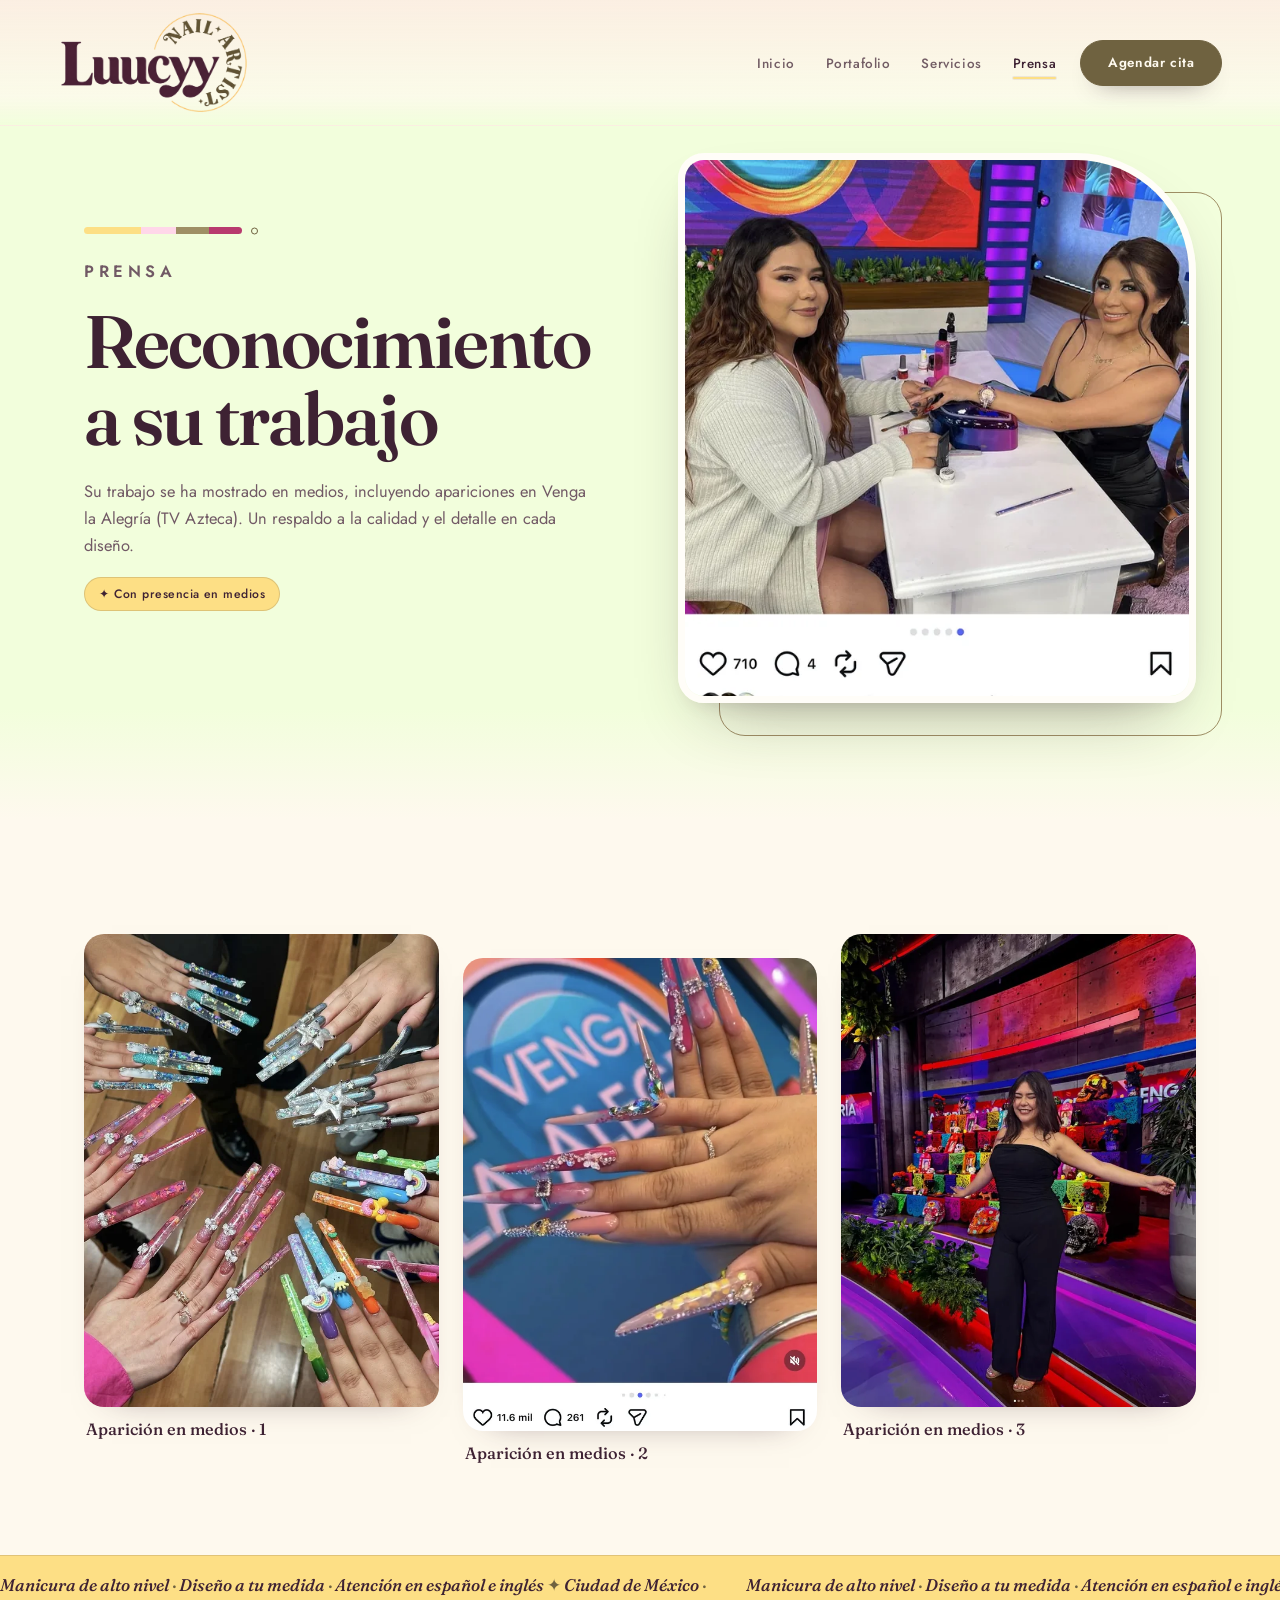
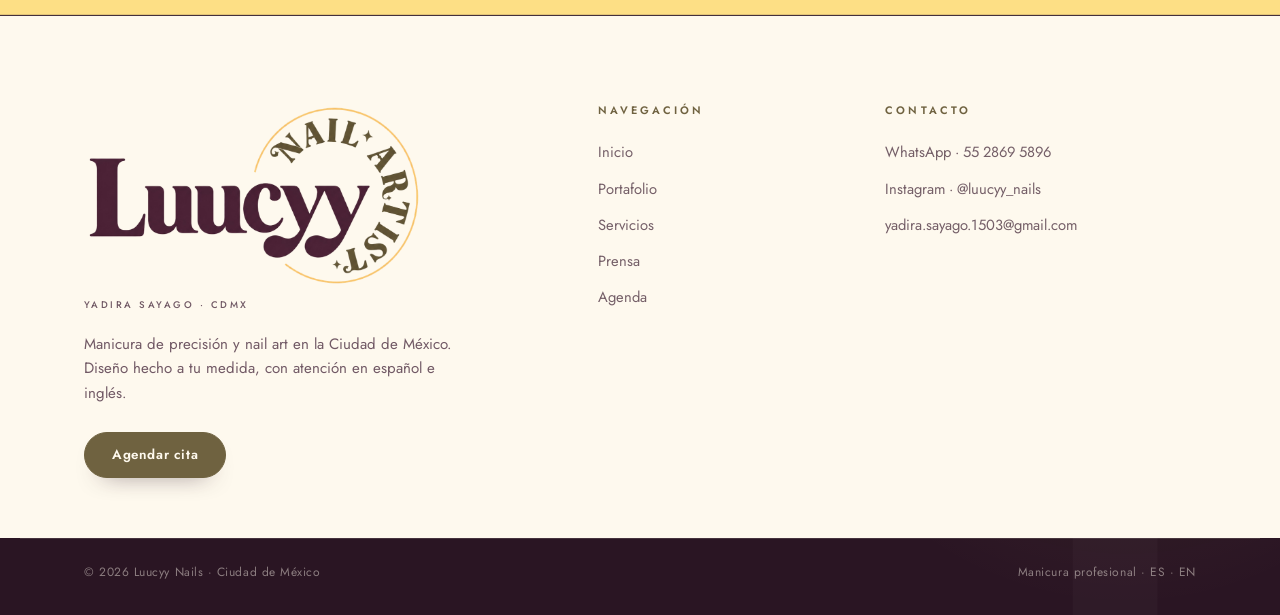
<file: prensa.html>
<!DOCTYPE html>
<html lang="es-MX">
<head>
<meta charset="UTF-8">
<meta name="viewport" content="width=device-width, initial-scale=1.0, viewport-fit=cover">
<title>Prensa y reconocimientos · Luucyy Nails</title>
<meta name="description" content="Reconocimiento al trabajo de Yadira Sayago, con presencia en medios.">
<meta name="robots" content="index,follow,max-image-preview:large">
<meta name="theme-color" content="#FEF9EE">
<meta name="color-scheme" content="light">
<link rel="canonical" href="https://angugo06.github.io/LuucyyNailArtist/prensa.html">
<link rel="icon" href="assets/img/luucyy-logo-wide.webp?v=6" type="image/webp">
<meta property="og:type" content="website">
<meta property="og:locale" content="es_MX">
<meta property="og:site_name" content="Luucyy Nails">
<meta property="og:title" content="Prensa y reconocimientos · Luucyy Nails">
<meta property="og:description" content="Apariciones en medios y reconocimiento al trabajo de la nail artist Yadira Sayago.">
<meta property="og:url" content="https://angugo06.github.io/LuucyyNailArtist/prensa.html">
<meta property="og:image" content="https://angugo06.github.io/LuucyyNailArtist/assets/img/prensa/destacada.jpg">
<meta property="og:image:alt" content="Aparición en medios de Yadira Sayago">
<meta name="twitter:card" content="summary_large_image">
<meta name="twitter:title" content="Prensa · Luucyy Nails">
<meta name="twitter:description" content="Reconocimientos y apariciones en medios de Yadira Sayago.">
<link rel="preconnect" href="https://fonts.googleapis.com">
<link rel="preconnect" href="https://fonts.gstatic.com" crossorigin>
<link href="https://fonts.googleapis.com/css2?family=Fraunces:ital,opsz,wght@0,9..144,400;0,9..144,500;0,9..144,600;0,9..144,700;1,9..144,400;1,9..144,500;1,9..144,600&family=Jost:wght@300;400;500;600&display=swap" rel="stylesheet">
<link rel="stylesheet" href="assets/styles.css?v=7">
</head>
<body class="press-page">
<a class="skip-link" href="#main-content">Saltar al contenido principal</a>
<header class="nav" id="nav">
  <a class="brand brand-logo" href="index.html" aria-label="Luucyy Nail Artist · Inicio">
    <span class="brand-crop"><img src="assets/img/luucyy-logo-wide.webp?v=6" alt="" width="1000" height="549" decoding="async"></span>
    <small>Yadira Sayago · CDMX</small>
  </a>
  <nav aria-label="Navegación principal">
    <ul class="links" id="links">
      <li><a href="index.html">Inicio</a></li>
      <li><a href="portafolio.html">Portafolio</a></li>
      <li><a href="servicios.html">Servicios</a></li>
      <li><a href="prensa.html" aria-current="page">Prensa</a></li>
      <li class="nav-cta-mobile"><a class="btn btn-primary" href="agenda.html"><span>Agendar cita</span></a></li>
    </ul>
  </nav>
  <a class="btn btn-primary nav-cta" href="agenda.html"><span>Agendar cita</span></a>
  <button class="burger" id="burger" type="button" aria-label="Abrir menú" aria-expanded="false" aria-controls="links"><span></span><span></span><span></span></button>
</header>
<main id="main-content" tabindex="-1">
  <div class="band band--mint band--top">
    <section class="section first" aria-labelledby="press-h">
      <div class="press-hero">
        <div class="txt">
          <div class="rule reveal" aria-hidden="true"></div>
          <p class="eyebrow reveal">Prensa</p>
          <h1 id="press-h" class="reveal">Reconocimiento a su trabajo</h1>
          <p class="reveal">Su trabajo se ha mostrado en medios, incluyendo apariciones en Venga la Alegría (TV Azteca). Un respaldo a la calidad y el detalle en cada diseño.</p>
          <p class="reveal"><span class="tag y">✦ Con presencia en medios</span></p>
        </div>
        <figure class="press-figure reveal">
          <img src="assets/img/prensa/destacada.webp" srcset="assets/img/prensa/destacada-640.webp 640w, assets/img/prensa/destacada.webp 1290w" sizes="(max-width:900px) 100vw, 45vw" alt="Aparición en medios de Yadira Sayago" loading="lazy" decoding="async" width="1290" height="1950">
        </figure>
      </div>
    </section>
  </div>

  <section class="section" aria-label="Apariciones en medios">
    <ul class="press-shots reveal" style="margin-top:0">
      <li><figure class="tile"><img src="assets/img/prensa/aparicion-en-medios-1.webp" srcset="assets/img/prensa/aparicion-en-medios-1-640.webp 640w, assets/img/prensa/aparicion-en-medios-1.webp 1290w" sizes="(max-width:620px) 44vw, 30vw" alt="Aparición en medios · 1" loading="lazy" decoding="async" width="1290" height="1578"><figcaption>Aparición en medios · 1</figcaption></figure></li>
      <li><figure class="tile"><img src="assets/img/prensa/aparicion-en-medios-2.webp" srcset="assets/img/prensa/aparicion-en-medios-2-640.webp 640w, assets/img/prensa/aparicion-en-medios-2.webp 1290w" sizes="(max-width:620px) 44vw, 30vw" alt="Aparición en medios · 2" loading="lazy" decoding="async" width="1290" height="2318"><figcaption>Aparición en medios · 2</figcaption></figure></li>
      <li><figure class="tile"><img src="assets/img/prensa/aparicion-en-medios-3.webp" srcset="assets/img/prensa/aparicion-en-medios-3-640.webp 640w, assets/img/prensa/aparicion-en-medios-3.webp 995w" sizes="(max-width:620px) 44vw, 30vw" alt="Aparición en medios · 3" loading="lazy" decoding="async" width="995" height="1234"><figcaption>Aparición en medios · 3</figcaption></figure></li>
    </ul>
  </section>
</main>
<div class="marquee" aria-hidden="true"><div class="marquee-track">
  <span>Manicura de alto nivel <span class="dot">·</span> Diseño a tu medida <span class="dot">·</span> Atención en español e inglés <span class="dot">✦</span> Ciudad de México <span class="dot">·</span> </span>
  <span>Manicura de alto nivel <span class="dot">·</span> Diseño a tu medida <span class="dot">·</span> Atención en español e inglés <span class="dot">✦</span> Ciudad de México <span class="dot">·</span> </span>
  <span>Manicura de alto nivel <span class="dot">·</span> Diseño a tu medida <span class="dot">·</span> Atención en español e inglés <span class="dot">✦</span> Ciudad de México <span class="dot">·</span> </span>
  <span>Manicura de alto nivel <span class="dot">·</span> Diseño a tu medida <span class="dot">·</span> Atención en español e inglés <span class="dot">✦</span> Ciudad de México <span class="dot">·</span> </span>
</div></div>
<footer class="foot">
  <div class="foot-top">
    <div class="foot-col">
      <a class="brand brand-logo brand-logo--footer" href="index.html" aria-label="Luucyy Nail Artist · Inicio">
        <span class="brand-crop"><img src="assets/img/luucyy-logo-wide.webp?v=6" alt="" width="1000" height="549" loading="lazy" decoding="async"></span>
        <small>Yadira Sayago · CDMX</small>
      </a>
      <p class="foot-pitch">Manicura de precisión y nail art en la Ciudad de México. Diseño hecho a tu medida, con atención en español e inglés.</p>
      <a class="btn btn-primary" href="agenda.html"><span>Agendar cita</span></a>
    </div>
    <nav class="foot-col" aria-label="Pie de página">
      <p class="foot-h">Navegación</p>
      <ul>
        <li><a href="index.html">Inicio</a></li>
        <li><a href="portafolio.html">Portafolio</a></li>
        <li><a href="servicios.html">Servicios</a></li>
        <li><a href="prensa.html">Prensa</a></li>
        <li><a href="agenda.html">Agenda</a></li>
      </ul>
    </nav>
    <div class="foot-col">
      <p class="foot-h">Contacto</p>
      <ul>
        <li><a href="https://wa.me/525528695896" target="_blank" rel="noopener">WhatsApp · 55 2869 5896</a></li>
        <li><a href="https://instagram.com/luucyy_nails" target="_blank" rel="noopener">Instagram · @luucyy_nails</a></li>
        <li><a href="mailto:yadira.sayago.1503@gmail.com">yadira.sayago.1503@gmail.com</a></li>
      </ul>
    </div>
  </div>
  <div class="foot-bottom">
    <p class="fine">© 2026 Luucyy Nails · Ciudad de México</p>
    <p class="fine">Manicura profesional · ES · EN</p>
  </div>
</footer>
<div class="dock" id="dock">
  <a class="btn fab-wa" href="https://wa.me/525528695896" target="_blank" rel="noopener"><span>WhatsApp</span></a>
  <a class="btn btn-primary" href="agenda.html"><span>Agendar</span></a>
</div>
<dialog class="lb" id="lb" aria-labelledby="lb-title" aria-describedby="lb-description">
  <figure>
    <button class="lb-close" type="button" aria-label="Cerrar imagen ampliada">✕</button>
    <img alt="" decoding="async">
    <figcaption class="info">
      <span class="eyebrow">Categoría</span>
      <h2 id="lb-title" data-lightbox-title>Nombre</h2>
      <p id="lb-description">Foto del portafolio de Yadira Sayago.</p>
    </figcaption>
  </figure>
</dialog>
<script src="assets/app.js?v=7"></script>
</body>
</html>
</file>
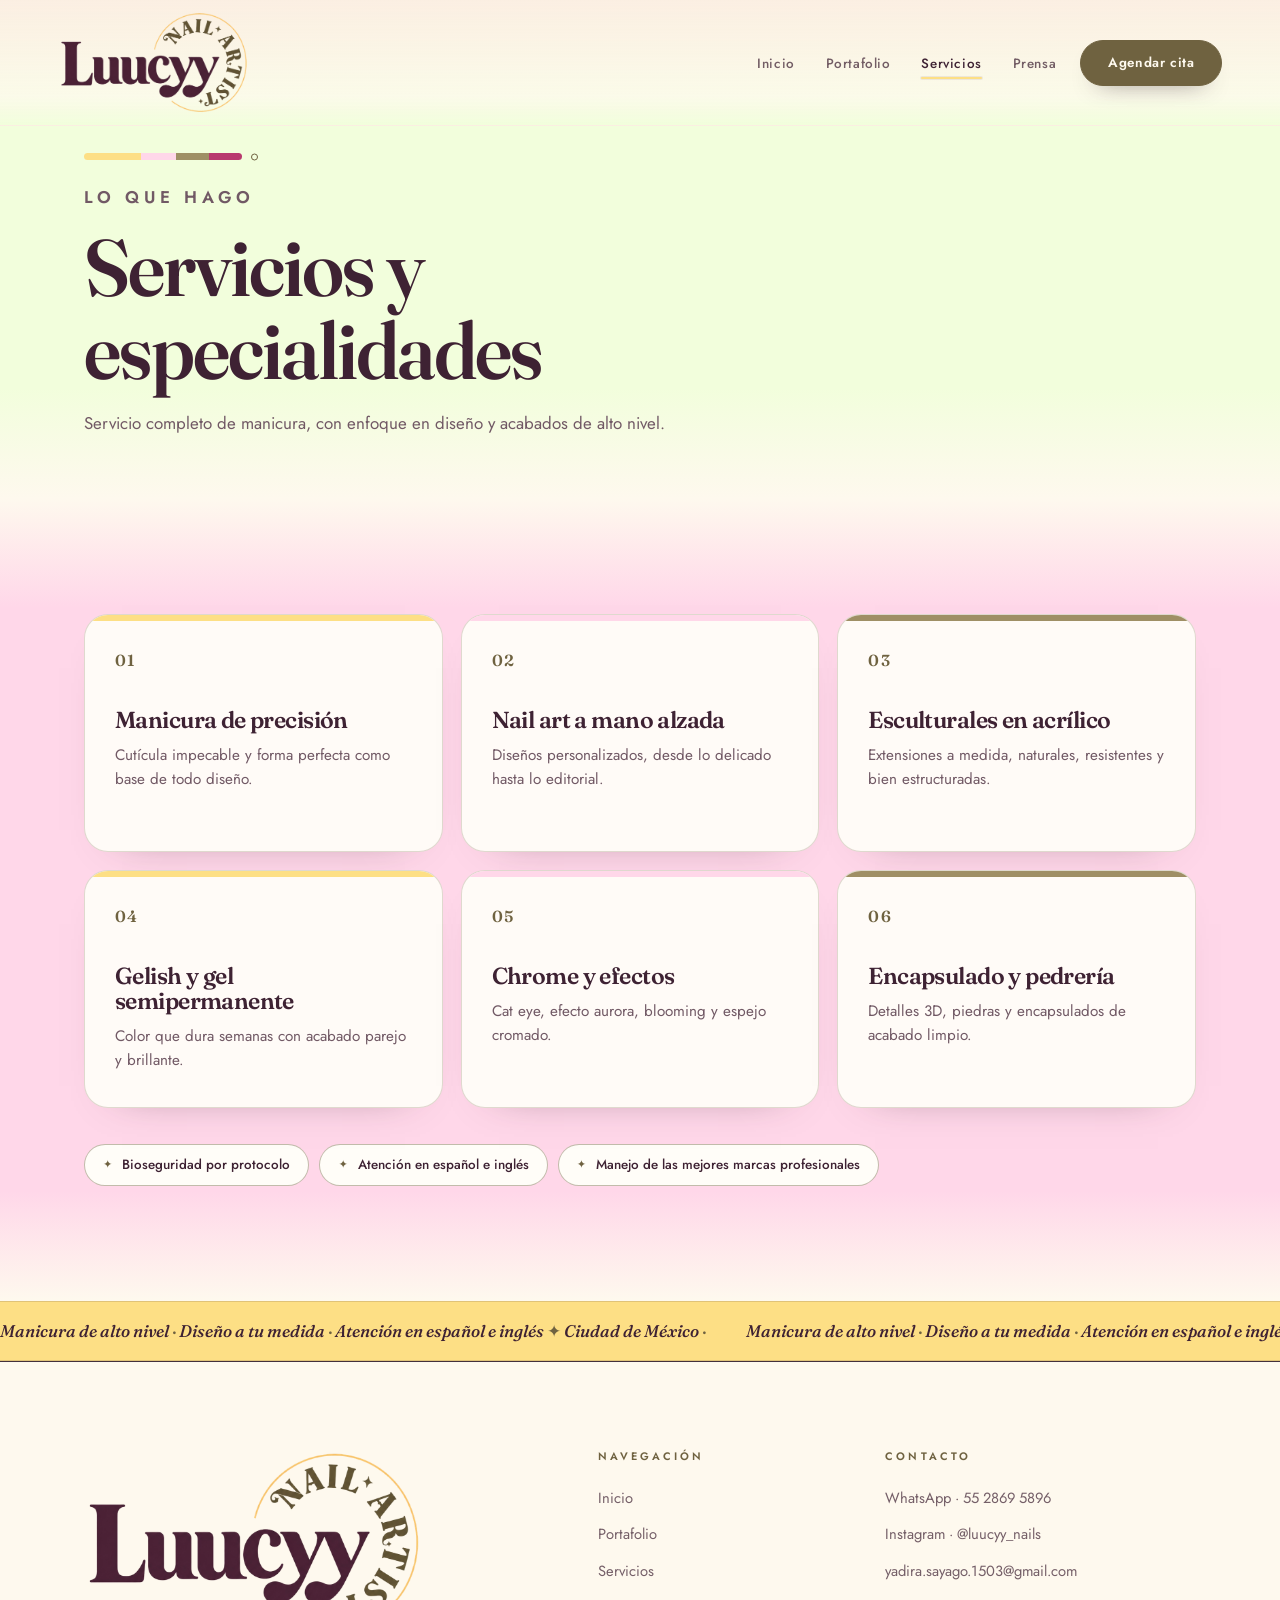
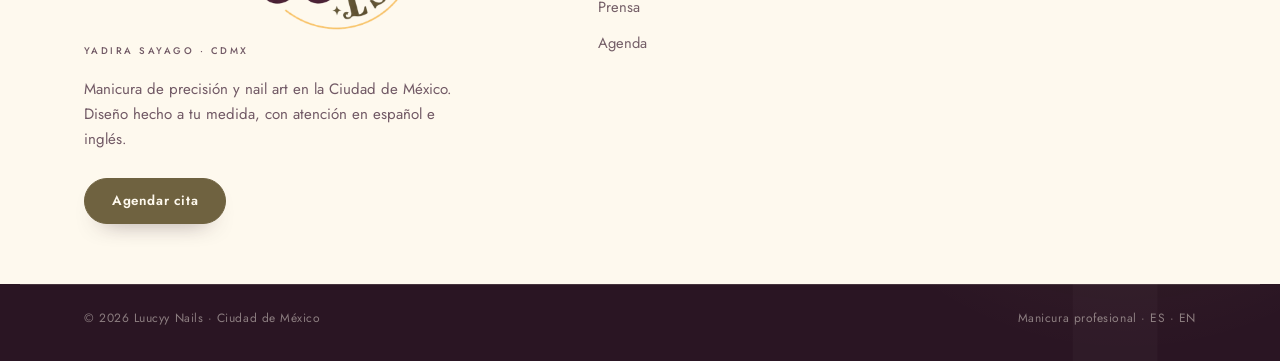
<file: servicios.html>
<!DOCTYPE html>
<html lang="es-MX">
<head>
<meta charset="UTF-8">
<meta name="viewport" content="width=device-width, initial-scale=1.0, viewport-fit=cover">
<title>Servicios de manicura en CDMX · Luucyy Nails</title>
<meta name="description" content="Servicios de manicura de Yadira Sayago: manicura de precisión, nail art, acrílico, gelish, chrome y más.">
<meta name="robots" content="index,follow,max-image-preview:large">
<meta name="theme-color" content="#FEF9EE">
<meta name="color-scheme" content="light">
<link rel="canonical" href="https://angugo06.github.io/LuucyyNailArtist/servicios.html">
<link rel="icon" href="assets/img/luucyy-logo-wide.webp?v=6" type="image/webp">
<meta property="og:type" content="website">
<meta property="og:locale" content="es_MX">
<meta property="og:site_name" content="Luucyy Nails">
<meta property="og:title" content="Servicios de manicura y nail art · Luucyy Nails">
<meta property="og:description" content="Manicura de precisión, acrílico, gelish, chrome, encapsulado y nail art en CDMX.">
<meta property="og:url" content="https://angugo06.github.io/LuucyyNailArtist/servicios.html">
<meta property="og:image" content="https://angugo06.github.io/LuucyyNailArtist/assets/img/hero.jpg">
<meta property="og:image:alt" content="Diseño de uñas creado por Yadira Sayago">
<meta name="twitter:card" content="summary_large_image">
<meta name="twitter:title" content="Servicios · Luucyy Nails">
<meta name="twitter:description" content="Servicios de manicura y nail art en CDMX.">
<link rel="preconnect" href="https://fonts.googleapis.com">
<link rel="preconnect" href="https://fonts.gstatic.com" crossorigin>
<link href="https://fonts.googleapis.com/css2?family=Fraunces:ital,opsz,wght@0,9..144,400;0,9..144,500;0,9..144,600;0,9..144,700;1,9..144,400;1,9..144,500;1,9..144,600&family=Jost:wght@300;400;500;600&display=swap" rel="stylesheet">
<link rel="stylesheet" href="assets/styles.css?v=7">
</head>
<body class="services-page">
<a class="skip-link" href="#main-content">Saltar al contenido principal</a>
<header class="nav" id="nav">
  <a class="brand brand-logo" href="index.html" aria-label="Luucyy Nail Artist · Inicio">
    <span class="brand-crop"><img src="assets/img/luucyy-logo-wide.webp?v=6" alt="" width="1000" height="549" decoding="async"></span>
    <small>Yadira Sayago · CDMX</small>
  </a>
  <nav aria-label="Navegación principal">
    <ul class="links" id="links">
      <li><a href="index.html">Inicio</a></li>
      <li><a href="portafolio.html">Portafolio</a></li>
      <li><a href="servicios.html" aria-current="page">Servicios</a></li>
      <li><a href="prensa.html">Prensa</a></li>
      <li class="nav-cta-mobile"><a class="btn btn-primary" href="agenda.html"><span>Agendar cita</span></a></li>
    </ul>
  </nav>
  <a class="btn btn-primary nav-cta" href="agenda.html"><span>Agendar cita</span></a>
  <button class="burger" id="burger" type="button" aria-label="Abrir menú" aria-expanded="false" aria-controls="links"><span></span><span></span><span></span></button>
</header>
<main id="main-content" tabindex="-1">
  <div class="band band--mint band--top">
    <section class="section first" aria-labelledby="svc-h" style="padding-bottom:clamp(40px,5vw,60px)">
      <header class="head-block" style="margin-bottom:0">
        <div class="rule reveal" aria-hidden="true"></div>
        <p class="eyebrow reveal">Lo que hago</p>
        <h1 id="svc-h" class="reveal">Servicios y especialidades</h1>
        <p class="reveal">Servicio completo de manicura, con enfoque en diseño y acabados de alto nivel.</p>
      </header>
    </section>
  </div>

  <div class="band band--petal">
  <section class="section" aria-label="Lista de servicios">
    <ul class="svc-grid reveal">
      <li class="svc"><span class="n">01</span><h2>Manicura de precisión</h2><p>Cutícula impecable y forma perfecta como base de todo diseño.</p></li>
      <li class="svc"><span class="n">02</span><h2>Nail art a mano alzada</h2><p>Diseños personalizados, desde lo delicado hasta lo editorial.</p></li>
      <li class="svc"><span class="n">03</span><h2>Esculturales en acrílico</h2><p>Extensiones a medida, naturales, resistentes y bien estructuradas.</p></li>
      <li class="svc"><span class="n">04</span><h2>Gelish y gel semipermanente</h2><p>Color que dura semanas con acabado parejo y brillante.</p></li>
      <li class="svc"><span class="n">05</span><h2>Chrome y efectos</h2><p>Cat eye, efecto aurora, blooming y espejo cromado.</p></li>
      <li class="svc"><span class="n">06</span><h2>Encapsulado y pedrería</h2><p>Detalles 3D, piedras y encapsulados de acabado limpio.</p></li>
    </ul>
    <ul class="badges reveal">
      <li class="badge">Bioseguridad por protocolo</li>
      <li class="badge">Atención en español e inglés</li>
      <li class="badge">Manejo de las mejores marcas profesionales</li>
    </ul>
  </section>
  </div>
</main>
<div class="marquee" aria-hidden="true"><div class="marquee-track">
  <span>Manicura de alto nivel <span class="dot">·</span> Diseño a tu medida <span class="dot">·</span> Atención en español e inglés <span class="dot">✦</span> Ciudad de México <span class="dot">·</span> </span>
  <span>Manicura de alto nivel <span class="dot">·</span> Diseño a tu medida <span class="dot">·</span> Atención en español e inglés <span class="dot">✦</span> Ciudad de México <span class="dot">·</span> </span>
  <span>Manicura de alto nivel <span class="dot">·</span> Diseño a tu medida <span class="dot">·</span> Atención en español e inglés <span class="dot">✦</span> Ciudad de México <span class="dot">·</span> </span>
  <span>Manicura de alto nivel <span class="dot">·</span> Diseño a tu medida <span class="dot">·</span> Atención en español e inglés <span class="dot">✦</span> Ciudad de México <span class="dot">·</span> </span>
</div></div>
<footer class="foot">
  <div class="foot-top">
    <div class="foot-col">
      <a class="brand brand-logo brand-logo--footer" href="index.html" aria-label="Luucyy Nail Artist · Inicio">
        <span class="brand-crop"><img src="assets/img/luucyy-logo-wide.webp?v=6" alt="" width="1000" height="549" loading="lazy" decoding="async"></span>
        <small>Yadira Sayago · CDMX</small>
      </a>
      <p class="foot-pitch">Manicura de precisión y nail art en la Ciudad de México. Diseño hecho a tu medida, con atención en español e inglés.</p>
      <a class="btn btn-primary" href="agenda.html"><span>Agendar cita</span></a>
    </div>
    <nav class="foot-col" aria-label="Pie de página">
      <p class="foot-h">Navegación</p>
      <ul>
        <li><a href="index.html">Inicio</a></li>
        <li><a href="portafolio.html">Portafolio</a></li>
        <li><a href="servicios.html">Servicios</a></li>
        <li><a href="prensa.html">Prensa</a></li>
        <li><a href="agenda.html">Agenda</a></li>
      </ul>
    </nav>
    <div class="foot-col">
      <p class="foot-h">Contacto</p>
      <ul>
        <li><a href="https://wa.me/525528695896" target="_blank" rel="noopener">WhatsApp · 55 2869 5896</a></li>
        <li><a href="https://instagram.com/luucyy_nails" target="_blank" rel="noopener">Instagram · @luucyy_nails</a></li>
        <li><a href="mailto:yadira.sayago.1503@gmail.com">yadira.sayago.1503@gmail.com</a></li>
      </ul>
    </div>
  </div>
  <div class="foot-bottom">
    <p class="fine">© 2026 Luucyy Nails · Ciudad de México</p>
    <p class="fine">Manicura profesional · ES · EN</p>
  </div>
</footer>
<div class="dock" id="dock">
  <a class="btn fab-wa" href="https://wa.me/525528695896" target="_blank" rel="noopener"><span>WhatsApp</span></a>
  <a class="btn btn-primary" href="agenda.html"><span>Agendar</span></a>
</div>
<script src="assets/app.js?v=7"></script>
</body>
</html>
</file>
<file: assets/styles.css>
/* ===========================================================
   Luucyy Nails · visual system
   Warm editorial luxury built from the approved brand palette.
   =========================================================== */
:root{
  --white:#FEF9EE;
  --paper:#FFFDF8;
  --logo-cream:#FBEFE4;
  --jasmine:#FDDF85;
  --petal:#FFD7E9;
  --olive:#9F8F65;
  --ink:#3E2233;
  --ink-deep:#2A1523;
  --raspberry:#B83A6E;
  --raspberry-dark:#9D2F5C;
  --mint:#F2FEDC;
  --olive-deep:#6F6240;
  --muted:#715965;
  --line:rgba(111,98,64,.22);
  --line-strong:rgba(111,98,64,.42);
  --shadow:0 22px 60px -30px rgba(62,34,51,.42);
  --shadow-photo:0 32px 70px -34px rgba(62,34,51,.48),0 10px 24px -18px rgba(62,34,51,.32);
  --serif:"Fraunces",Georgia,serif;
  --sans:"Jost",system-ui,sans-serif;
  --maxw:1240px;
  --hero-focus:center center;
}

*{box-sizing:border-box;margin:0;padding:0}
html{scroll-behavior:smooth;-webkit-text-size-adjust:100%}
body{
  min-width:320px;overflow-x:hidden;color:var(--ink);background:
    radial-gradient(circle at 8% 7%,rgba(255,215,233,.28),transparent 25rem),
    radial-gradient(circle at 94% 19%,rgba(253,223,133,.2),transparent 23rem),
    var(--white);
  font-family:var(--sans);font-size:1rem;line-height:1.65;
  -webkit-font-smoothing:antialiased;text-rendering:optimizeLegibility;
}
h1,h2,h3{font-family:var(--serif);font-weight:600;line-height:1.04;letter-spacing:-.025em;font-optical-sizing:auto}
a{color:inherit;text-decoration:none}
img{display:block;max-width:100%}
ul{list-style:none}
button{font:inherit}
main{isolation:isolate}
main:focus{outline:none}
:focus-visible{outline:2px solid var(--ink);outline-offset:3px}
::selection{color:var(--ink);background:var(--jasmine)}

.skip-link{position:fixed;top:10px;left:12px;z-index:1000;padding:11px 16px;border:2px solid var(--ink);border-radius:999px;color:var(--white);background:var(--ink);font-weight:600;transform:translateY(-160%);transition:transform .2s ease}
.skip-link:focus{outline:3px solid var(--jasmine);outline-offset:3px;transform:none}
.sr-only{position:absolute!important;width:1px!important;height:1px!important;padding:0!important;overflow:hidden!important;clip:rect(0,0,0,0)!important;white-space:nowrap!important;border:0!important}

.eyebrow{font-size:.72rem;font-weight:600;letter-spacing:.28em;text-transform:uppercase;color:var(--olive-deep)}
.center{text-align:center}
.prose-link{color:var(--raspberry-dark);text-decoration:underline;text-decoration-thickness:1px;text-underline-offset:4px}
.prose-link:hover{color:var(--ink)}
.name-accent{font-style:italic;color:var(--olive-deep)}

.rule{position:relative;width:clamp(110px,13vw,158px);height:7px;margin:0 0 24px;border-radius:999px;background:linear-gradient(90deg,var(--jasmine) 0 36%,var(--petal) 36% 58%,var(--olive) 58% 79%,var(--raspberry) 79%)}
.rule::after{content:"";position:absolute;right:-16px;top:50%;width:5px;height:5px;border:1px solid var(--olive-deep);border-radius:50%;transform:translateY(-50%)}
.rule.sm{width:108px;height:5px;margin-bottom:20px}

.tag{display:inline-flex;align-items:center;min-height:32px;padding:6px 14px;border:1px solid var(--line);border-radius:999px;background:var(--petal);color:var(--ink);font-size:.76rem;font-weight:500;letter-spacing:.04em}
.tag.y{background:var(--jasmine)}
.tag.m{background:var(--mint)}

.band{--bg:transparent;--fade-in:110px;--fade-out:110px;background:linear-gradient(180deg,var(--white) 0,var(--bg) var(--fade-in),var(--bg) calc(100% - var(--fade-out)),var(--white) 100%)}
.band--mint{--bg:var(--mint)}
.band--petal{--bg:var(--petal)}
.band--jasmine{--bg:var(--jasmine);--fade-in:0px;--fade-out:0px}
.band--top{--fade-in:0px}
.band--petal .prose-link{color:var(--ink)}
.band--ink{color:var(--white);background:var(--ink)}
.band--ink h1,.band--ink h2,.band--ink h3{color:var(--white)}
.band--ink .eyebrow{color:var(--jasmine)}
.band--ink p{color:rgba(254,249,238,.76)}

/* Header and flexible logo treatment */
.nav{position:fixed;inset:0 0 auto;z-index:60;display:flex;align-items:center;justify-content:space-between;gap:24px;padding:10px clamp(20px,4.5vw,64px);transition:padding .3s ease,background .3s ease,box-shadow .3s ease,border-color .3s ease;border-bottom:1px solid transparent;background:linear-gradient(180deg,rgba(251,238,226,.96),rgba(254,249,238,.72) 78%,transparent)}
.nav.scrolled{padding-top:6px;padding-bottom:6px;border-color:var(--line);background:rgba(251,238,226,.96);box-shadow:0 10px 38px -32px rgba(62,34,51,.7);backdrop-filter:blur(16px)}
.brand{display:inline-flex;flex-direction:column;align-items:flex-start;flex:none}
.brand-logo{width:clamp(178px,15vw,220px)}
.brand-crop{display:block;width:100%;aspect-ratio:1000/549}
.brand-crop img{width:100%;height:auto}
.nav .brand-logo small{display:none}
.brand small{margin-top:5px;color:var(--muted);font-size:.6rem;font-weight:500;letter-spacing:.26em;line-height:1.2;text-transform:uppercase}
.nav nav{margin-left:auto}
.links{display:flex;align-items:center;gap:clamp(18px,2.4vw,32px)}
.links a{position:relative;padding:7px 0;color:var(--ink);font-size:.84rem;font-weight:500;letter-spacing:.045em;opacity:.72;transition:opacity .2s ease,color .2s ease}
.links a:hover{opacity:1}
.links a[aria-current]{opacity:1}
.links a[aria-current]:not(.btn)::after{content:"";position:absolute;right:0;bottom:1px;left:0;height:2px;border-radius:999px;background:var(--jasmine);box-shadow:0 0 0 1px rgba(62,34,51,.08)}
.nav-cta-mobile{display:none}
.burger{display:none;width:44px;height:44px;align-items:center;justify-content:center;flex-direction:column;gap:5px;padding:8px;border:0;background:none;cursor:pointer}
.burger span{width:25px;height:2px;border-radius:2px;background:var(--ink);transition:transform .25s ease,opacity .25s ease}
.burger[aria-expanded="true"] span:first-child{transform:translateY(7px) rotate(45deg)}
.burger[aria-expanded="true"] span:nth-child(2){opacity:0}
.burger[aria-expanded="true"] span:last-child{transform:translateY(-7px) rotate(-45deg)}

/* Buttons */
.btn{display:inline-flex;align-items:center;justify-content:center;min-height:46px;padding:12px 27px;border:1px solid transparent;border-radius:999px;font-size:.84rem;font-weight:600;letter-spacing:.045em;line-height:1.2;white-space:nowrap;cursor:pointer;transition:transform .22s ease,background .22s ease,color .22s ease,border-color .22s ease,box-shadow .22s ease}
.btn:hover{transform:translateY(-2px)}
.btn-primary{color:var(--white);background:var(--olive-deep);border-color:var(--olive-deep);box-shadow:0 12px 24px -18px rgba(42,21,35,.8)}
.btn-primary:hover{background:var(--ink);border-color:var(--ink);box-shadow:0 16px 26px -16px rgba(42,21,35,.72)}
.btn-ink{color:var(--white);background:var(--ink);border-color:var(--ink)}
.btn-ink:hover{color:var(--white);background:var(--olive-deep);border-color:var(--olive-deep)}
.btn-ghost{color:var(--ink);background:rgba(254,249,238,.35);border-color:var(--line-strong)}
.btn-ghost:hover{color:var(--white);background:var(--ink);border-color:var(--ink)}
.foot .btn-primary,.cal .btn-primary,.band--ink .btn-primary{color:var(--ink);background:var(--jasmine);border-color:var(--jasmine)}
.foot .btn-primary:hover,.cal .btn-primary:hover,.band--ink .btn-primary:hover{background:var(--white);border-color:var(--white)}

/* Shared sections and page introductions */
.section{width:100%;max-width:var(--maxw);margin:0 auto;padding:clamp(74px,9vw,118px) clamp(20px,5vw,64px)}
.section.first{padding-top:clamp(142px,17vh,178px)}
.head-block{max-width:720px;margin-bottom:52px}
.head-block h1,.head-block h2{max-width:760px;margin:14px 0 18px;font-size:clamp(2.7rem,6.6vw,5rem)}
.head-block p{max-width:610px;color:var(--muted);font-size:1.06rem}
.band--top{position:relative;overflow:hidden}
.band--top::after{content:"LUUCYY";position:absolute;right:-.04em;bottom:-.2em;z-index:-1;color:rgba(62,34,51,.035);font-family:var(--serif);font-size:clamp(6rem,19vw,15rem);font-weight:700;letter-spacing:-.07em;line-height:.8;pointer-events:none}

/* Home hero */
.hero{display:grid;grid-template-columns:1.02fr .98fr;align-items:center;gap:clamp(42px,6vw,82px);width:100%;max-width:1320px;min-height:100svh;margin:0 auto;padding:clamp(138px,17vh,172px) clamp(20px,5vw,64px) clamp(78px,9vw,112px)}
.hero-copy{position:relative;z-index:2}
.hero-copy::after{content:"";position:absolute;left:-9%;bottom:-18%;z-index:-1;width:58%;height:48%;border-radius:50%;background:rgba(255,215,233,.36);filter:blur(42px)}
.hero-copy .eyebrow{display:block;margin-bottom:18px}
.hero-copy h1{max-width:680px;margin-bottom:8px;padding-bottom:.08em;font-size:clamp(4rem,8.7vw,7.1rem);line-height:.88;letter-spacing:-.055em}
.hero-copy .lead{max-width:490px;margin:28px 0 30px;color:var(--muted);font-size:clamp(1rem,1.4vw,1.14rem);line-height:1.72}
.hero-tags{display:flex;flex-wrap:wrap;gap:8px;margin-bottom:32px}
.hero-cta{display:flex;flex-wrap:wrap;gap:12px}
.hero-visual{position:relative;width:min(100%,510px);aspect-ratio:4/5;margin:0;justify-self:end;isolation:isolate}
.hero-visual::before{content:"";position:absolute;inset:5% -5% -4% 7%;z-index:-2;border:1px solid var(--olive);border-radius:48% 48% 28px 28px}
.hero-visual::after{content:"";position:absolute;inset:-3% 8% 8% -5%;z-index:-1;border-radius:48% 48% 28px 28px;background:linear-gradient(145deg,var(--jasmine),var(--petal))}
.hero-visual img{width:100%;height:100%;object-fit:cover;object-position:var(--hero-focus);border:8px solid var(--paper);border-radius:48% 48% 28px 28px;box-shadow:var(--shadow-photo)}

/* Brand facts */
.stats-wrap{max-width:var(--maxw);margin:0 auto;padding:clamp(42px,6vw,66px) clamp(20px,5vw,64px)}
.stats{display:grid;grid-template-columns:repeat(4,1fr);gap:clamp(20px,3vw,42px)}
.stat{position:relative;display:flex;min-height:162px;padding:24px clamp(16px,2.4vw,30px);flex-direction:column;background:transparent}
.stat dt{display:flex;align-items:center;min-height:62px;color:var(--ink);font-family:var(--serif);font-size:clamp(2.8rem,5vw,4.2rem);font-weight:600;letter-spacing:-.04em;line-height:1}
.stat.txt dt{font-size:clamp(1.8rem,3vw,2.7rem);letter-spacing:.01em}
.stat dd{max-width:190px;margin-top:auto;padding-top:16px;color:rgba(62,34,51,.72);font-size:.9rem;line-height:1.45}
.stat::before{content:"";position:absolute;top:-1px;left:clamp(16px,2.4vw,30px);width:36px;height:4px;border-radius:0 0 4px 4px;background:var(--ink)}

/* About */
.about{display:grid;grid-template-columns:.82fr 1.18fr;align-items:center;gap:clamp(52px,8vw,104px)}
.about-photo{position:relative;width:min(100%,430px);aspect-ratio:4/5;margin:0;justify-self:center;isolation:isolate}
.about-photo::before{content:"";position:absolute;inset:10% -7% -6% 8%;z-index:-1;border-radius:46% 46% 22px 22px;background:var(--jasmine)}
.about-photo img{width:100%;height:100%;object-fit:cover;border:7px solid var(--paper);border-radius:46% 46% 22px 22px;box-shadow:var(--shadow-photo)}
.about-copy h2{max-width:580px;margin:13px 0 20px;font-size:clamp(2.3rem,4.8vw,4rem)}
.about-copy p{max-width:570px;margin-bottom:15px;color:var(--muted);font-size:1.02rem}
.about-copy .btn{margin-top:14px}

/* Portfolio */
.filters{display:flex;flex-wrap:wrap;gap:9px}
.chip{min-height:42px;padding:9px 18px;border:1px solid var(--line-strong);border-radius:999px;color:var(--ink);background:rgba(255,253,248,.56);font-size:.8rem;font-weight:600;letter-spacing:.035em;cursor:pointer;transition:transform .2s ease,background .2s ease,border-color .2s ease}
.chip:hover{transform:translateY(-1px);background:var(--paper);border-color:var(--olive-deep)}
.chip[aria-pressed="true"]{color:var(--white);background:var(--ink);border-color:var(--ink)}
.grid{display:grid;grid-template-columns:repeat(auto-fill,minmax(220px,1fr));gap:clamp(16px,2vw,24px)}
.teaser-grid{grid-template-columns:repeat(4,1fr)}
.cell{min-width:0;transition:opacity .3s ease,transform .3s ease}
.cell[hidden]{display:none}
.tile{margin:0;cursor:zoom-in;transition:transform .35s cubic-bezier(.2,.7,.2,1)}
.tile img{width:100%;height:auto;max-height:none;aspect-ratio:4/5;object-fit:cover;border:0;border-radius:20px;background:var(--petal);box-shadow:0 14px 34px -28px rgba(62,34,51,.6);color:transparent;font-size:0;transition:border-radius .35s ease,box-shadow .35s ease}
.tile figcaption{margin-top:12px;padding-left:2px;color:var(--ink);font-family:var(--serif);font-size:1.02rem;font-weight:500;line-height:1.3}
.tile:hover{transform:translateY(-7px)}
.tile:hover img{border-radius:34px 20px 34px 20px;box-shadow:var(--shadow-photo)}
.tile:focus-visible{outline:none}
.tile:focus-visible img{outline:3px solid var(--ink);outline-offset:4px;border-radius:34px 20px 34px 20px}
.teaser-grid .cell:nth-child(even){transform:translateY(22px)}
.teaser-grid .cell:nth-child(even) .tile:hover{transform:translateY(-7px)}

/* Services */
.svc-grid{display:grid;grid-template-columns:repeat(3,1fr);gap:18px}
.svc{position:relative;min-height:238px;overflow:hidden;padding:32px 30px;border:1px solid var(--line);border-radius:24px;background:rgba(255,253,248,.94);box-shadow:0 16px 42px -38px rgba(62,34,51,.7);transition:transform .28s ease,border-color .28s ease,box-shadow .28s ease}
.svc::before{content:"";position:absolute;top:0;right:0;left:0;height:6px;background:var(--jasmine)}
.svc:nth-child(3n+2)::before{background:var(--petal)}
.svc:nth-child(3n)::before{background:var(--olive)}
.svc:hover{transform:translateY(-6px);border-color:var(--olive);box-shadow:var(--shadow)}
.svc .n{display:inline-flex;margin-bottom:34px;color:var(--olive-deep);font-family:var(--serif);font-size:1rem;font-weight:600;letter-spacing:.08em}
.svc h2{max-width:260px;margin-bottom:12px;font-size:1.45rem;line-height:1.08}
.svc p{color:var(--muted);font-size:.95rem;line-height:1.55}
.badges{display:flex;flex-wrap:wrap;gap:10px;margin-top:36px}
.badge{display:inline-flex;align-items:center;gap:10px;min-height:42px;padding:9px 18px;border:1px solid var(--line-strong);border-radius:999px;color:var(--ink);background:var(--paper);font-size:.84rem;font-weight:500}
.badge::before{content:"✦";color:var(--olive-deep);font-size:.7rem}

/* Press */
.press-hero{display:grid;grid-template-columns:.92fr 1.08fr;align-items:center;gap:clamp(46px,7vw,88px)}
.press-hero h1,.press-hero h2{max-width:570px;margin:14px 0 20px;font-size:clamp(2.8rem,5.8vw,4.7rem)}
.press-hero p{max-width:540px;margin-bottom:18px;color:var(--muted);font-size:1.03rem}
.press-figure{position:relative;aspect-ratio:4/4.25;margin:0;isolation:isolate}
.press-figure::after{content:"";position:absolute;inset:7% -5% -6% 8%;z-index:-1;border:1px solid var(--olive);border-radius:26px}
.press-figure img{width:100%;height:100%;object-fit:cover;border:7px solid var(--paper);border-radius:26px 120px 26px 26px;box-shadow:var(--shadow-photo)}
.press-shots{display:grid;grid-template-columns:repeat(3,1fr);gap:clamp(16px,2vw,24px)}
.press-shots .tile img{aspect-ratio:3/4}
.press-shots li:nth-child(2){transform:translateY(24px)}

/* Booking */
.booking-page main{background:linear-gradient(180deg,rgba(255,215,233,.18),transparent 36%)}
.book{display:grid;grid-template-columns:.78fr 1.22fr;align-items:start;gap:clamp(40px,6vw,82px)}
.book .intro{position:sticky;top:138px}
.book .intro h1,.book .intro h2{max-width:470px;margin:14px 0 20px;font-size:clamp(3rem,6vw,4.8rem)}
.book .intro>p{max-width:420px;margin-bottom:28px;color:var(--muted);font-size:1.05rem}
.contact-row{display:flex;margin-top:26px;flex-direction:column;gap:10px;font-style:normal}
.contact-row a{display:flex;align-items:center;gap:14px;min-width:0;padding:12px 14px;border:1px solid var(--line);border-radius:16px;color:var(--ink);background:rgba(255,253,248,.66);font-size:.94rem;overflow-wrap:anywhere;transition:transform .22s ease,background .22s ease,border-color .22s ease}
.contact-row a:hover{transform:translateX(4px);background:var(--paper);border-color:var(--olive-deep)}
.contact-row .k{display:grid;width:40px;height:40px;flex:none;place-items:center;border-radius:50%;color:var(--ink);background:var(--jasmine);font-size:.92rem}
.cal{display:flex;padding:clamp(24px,3.4vw,42px);overflow:hidden;flex-direction:column;color:var(--white);border:1px solid rgba(253,223,133,.2);border-radius:30px;background:linear-gradient(145deg,var(--ink),var(--ink-deep));box-shadow:0 36px 80px -44px rgba(42,21,35,.85)}
.cal .eyebrow{color:var(--jasmine)}
.cal h2{margin:10px 0 9px;color:var(--white);font-size:2rem}
.cal>p{margin-bottom:24px;color:rgba(254,249,238,.72);font-size:.95rem}
.cal .calendly-inline-widget{overflow:hidden;border:1px solid rgba(254,249,238,.12);border-radius:18px;background:var(--white)}
.cal .btn{align-self:flex-start;margin-top:22px}

/* Marquee and footer */
.marquee{overflow:hidden;padding:15px 0;color:var(--ink);background:var(--jasmine);border-block:1px solid rgba(62,34,51,.15);white-space:nowrap}
.marquee-track{display:inline-flex;gap:40px;animation:slide 29s linear infinite}
.marquee span{font-family:var(--serif);font-size:1.06rem;font-style:italic;font-weight:500}
.marquee .dot{color:var(--olive-deep);font-style:normal}
@keyframes slide{from{transform:translateX(0)}to{transform:translateX(-50%)}}

.foot{position:relative;overflow:hidden;color:var(--white);background:radial-gradient(circle at 10% 12%,rgba(184,58,110,.14),transparent 25rem),radial-gradient(circle at 88% 40%,rgba(253,223,133,.09),transparent 22rem),var(--ink-deep);border-top:1px solid rgba(254,249,238,.12)}
.foot::after{content:"L";position:absolute;right:-.05em;bottom:-.35em;color:rgba(254,249,238,.025);font-family:var(--serif);font-size:30rem;font-weight:700;line-height:1;pointer-events:none}
.foot-top{position:relative;z-index:1;display:grid;grid-template-columns:1.55fr .75fr 1.1fr;gap:clamp(34px,6vw,76px);max-width:none;margin:0;padding:clamp(56px,7vw,86px) max(20px,5vw,calc((100vw - var(--maxw))/2 + 64px)) clamp(42px,5vw,60px);color:var(--ink);background:var(--white)}
.foot .brand-logo{width:min(100%,340px)}
.foot .brand-crop{aspect-ratio:1000/549}
.foot .brand small{margin-top:11px;color:var(--muted)}
.foot-pitch{max-width:370px;margin:20px 0 26px;color:var(--muted);font-size:.94rem;line-height:1.65}
.foot-h{margin-bottom:20px;color:var(--olive-deep);font-size:.68rem;font-weight:600;letter-spacing:.28em;text-transform:uppercase}
.foot-col ul{display:flex;flex-direction:column;gap:12px;font-size:.92rem}
.foot-col a{color:rgba(62,34,51,.72);transition:color .2s ease,transform .2s ease}
.foot-col a:hover{color:var(--ink)}
.foot-col li a{display:inline-block}
.foot-col li a:hover{transform:translateX(3px)}
.foot-top .btn-primary{color:var(--white);background:var(--olive-deep);border-color:var(--olive-deep)}
.foot-top .btn-primary:hover{color:var(--white);background:var(--ink);border-color:var(--ink)}
.foot-bottom{position:relative;z-index:1;display:flex;justify-content:space-between;gap:14px;max-width:var(--maxw);margin:0 auto;padding:24px clamp(20px,5vw,64px) 32px;border-top:1px solid rgba(254,249,238,.13);flex-wrap:wrap}
.foot .fine{color:rgba(254,249,238,.46);font-size:.75rem;letter-spacing:.045em}

/* Floating actions */
.dock{position:fixed;right:20px;bottom:20px;z-index:55;display:flex;flex-direction:column;gap:9px;opacity:0;transform:translateY(18px);pointer-events:none;transition:opacity .3s ease,transform .3s ease}
.dock.show{opacity:1;transform:none;pointer-events:auto}
.dock .btn{min-height:42px;padding:10px 21px;box-shadow:0 0 0 3px rgba(254,249,238,.9),var(--shadow)}
.fab-wa{color:var(--ink);background:var(--jasmine);border-color:var(--ink)}
.fab-wa:hover{color:var(--white);background:var(--ink)}

/* Lightbox */
.lb{width:min(800px,calc(100% - 28px));max-width:800px;max-height:92svh;padding:0;overflow:auto;border:1px solid var(--line);border-radius:24px;background:var(--paper);box-shadow:0 40px 100px -36px rgba(0,0,0,.72)}
.lb::backdrop{background:rgba(42,21,35,.86);backdrop-filter:blur(8px)}
.lb figure{position:relative;margin:0}
.lb img{width:100%;height:auto;max-height:72svh;object-fit:contain;background:var(--ink-deep)}
.lb .info{padding:22px 26px 27px;border-top:1px solid var(--line);background:var(--mint)}
.lb .info .eyebrow{display:block;margin-bottom:7px}
.lb .info h2{margin-bottom:5px;font-size:1.45rem}
.lb .info p{color:var(--muted);font-size:.9rem}
.lb-close{position:absolute;top:15px;right:15px;z-index:2;display:grid;width:42px;height:42px;place-items:center;border:1px solid var(--ink);border-radius:50%;color:var(--ink);background:var(--jasmine);font-size:1rem;cursor:pointer;box-shadow:var(--shadow)}

/* Motion progressively enhanced only when JavaScript is available */
.js .reveal{opacity:0;transform:translateY(22px);transition:opacity .72s cubic-bezier(.2,.7,.2,1),transform .72s cubic-bezier(.2,.7,.2,1)}
.js .reveal.in{opacity:1;transform:none}

@media(max-width:1080px){
  .links{gap:18px}
  .links a{font-size:.8rem}
  .svc-grid{grid-template-columns:repeat(2,1fr)}
  .foot-top{grid-template-columns:1.2fr .8fr 1fr}
}

@media(max-width:900px){
  .nav{padding-top:8px;padding-bottom:8px;background:rgba(254,249,238,.94);backdrop-filter:blur(14px)}
  .brand-logo{width:174px}
  .nav nav{margin-left:0}
  .links{display:none}
  .links.open{position:fixed;top:108px;right:12px;left:12px;display:flex;align-items:stretch;padding:12px 20px 20px;flex-direction:column;gap:0;border:1px solid var(--line);border-radius:0 0 22px 22px;background:rgba(254,249,238,.98);box-shadow:var(--shadow);backdrop-filter:blur(18px)}
  .links.open a{display:block;padding:13px 2px;border-bottom:1px solid var(--line);font-size:1rem;opacity:1}
  .links.open a[aria-current]:not(.btn)::after{display:none}
  .links.open a[aria-current]{color:var(--olive-deep)}
  .links.open .nav-cta-mobile{display:block;margin-top:14px}
  .links.open .nav-cta-mobile a.btn-primary{display:flex;width:100%;padding:13px 28px;border:0;color:var(--white);background:var(--olive-deep)}
  .nav-cta{display:none}
  .burger{display:flex}
  .hero{grid-template-columns:1fr;min-height:auto;gap:72px;padding-top:132px}
  .hero-copy{max-width:680px}
  .hero-visual{width:min(86%,470px);margin:0 auto;justify-self:center}
  .stats{grid-template-columns:repeat(2,1fr)}
  .about{grid-template-columns:1fr;gap:64px}
  .about-photo{width:min(82%,390px);justify-self:start;margin-left:7%}
  .teaser-grid{grid-template-columns:repeat(2,1fr)}
  .press-hero,.book{grid-template-columns:1fr}
  .book .intro{position:static}
  .press-figure{max-width:620px}
  .foot-top{grid-template-columns:1fr 1fr}
  .foot-top .foot-col:first-child{grid-column:1/-1}
}

@media(max-width:620px){
  .section{padding-top:70px;padding-bottom:70px}
  .section.first{padding-top:126px}
  .head-block h1,.head-block h2{font-size:clamp(2.7rem,13vw,4rem)}
  .hero{gap:62px;padding-top:128px;padding-bottom:76px}
  .hero-copy h1{font-size:clamp(4rem,19vw,5.6rem)}
  .hero-visual{width:88%}
  .svc-grid{grid-template-columns:1fr}
  .press-shots{grid-template-columns:1fr 1fr}
  .press-shots li:nth-child(2){transform:none}
  .foot-top{grid-template-columns:1fr;gap:36px}
  .foot-top .foot-col:first-child{grid-column:auto}
  .foot::after{font-size:20rem}
  .cal{margin-inline:-4px;padding:20px 12px 24px;border-radius:22px}
  .cal>.eyebrow,.cal>h2,.cal>p,.cal>.btn{margin-left:10px;margin-right:10px}
}

@media(max-width:560px){
  .grid{grid-template-columns:repeat(2,minmax(0,1fr));gap:18px 12px}
  .tile img{border-radius:14px}
  .tile figcaption{font-size:.94rem}
  .teaser-grid .cell:nth-child(even){transform:translateY(14px)}
  .about-photo{width:84%;margin-left:5%}
  .filters{gap:7px}
  .chip{padding:8px 14px;font-size:.76rem}
  .dock{right:14px;bottom:14px}
}

@media(max-width:420px){
  .nav{gap:10px;padding-inline:15px}
  .brand-logo{width:158px}
  .links.open{top:100px}
  .hero-cta .btn{width:100%}
  .stats{grid-template-columns:1fr}
  .stat{min-height:138px}
  .press-shots{grid-template-columns:1fr}
  .contact-row a{font-size:.86rem}
}

@media(prefers-reduced-motion:reduce){
  html{scroll-behavior:auto}
  *,*::before,*::after{animation:none!important;scroll-behavior:auto!important;transition:none!important}
  .js .reveal{opacity:1;transform:none}
}

@media(prefers-contrast:more){
  :root{--line:rgba(62,34,51,.5);--line-strong:rgba(62,34,51,.72)}
  .links a{opacity:1}
  .btn,.chip,.tile img,.svc{border-width:2px}
}

@media(forced-colors:active){
  .btn,.chip,.tile img,.svc,.contact-row a{border:1px solid ButtonText}
  .rule::after{border-color:CanvasText}
}
</file>
